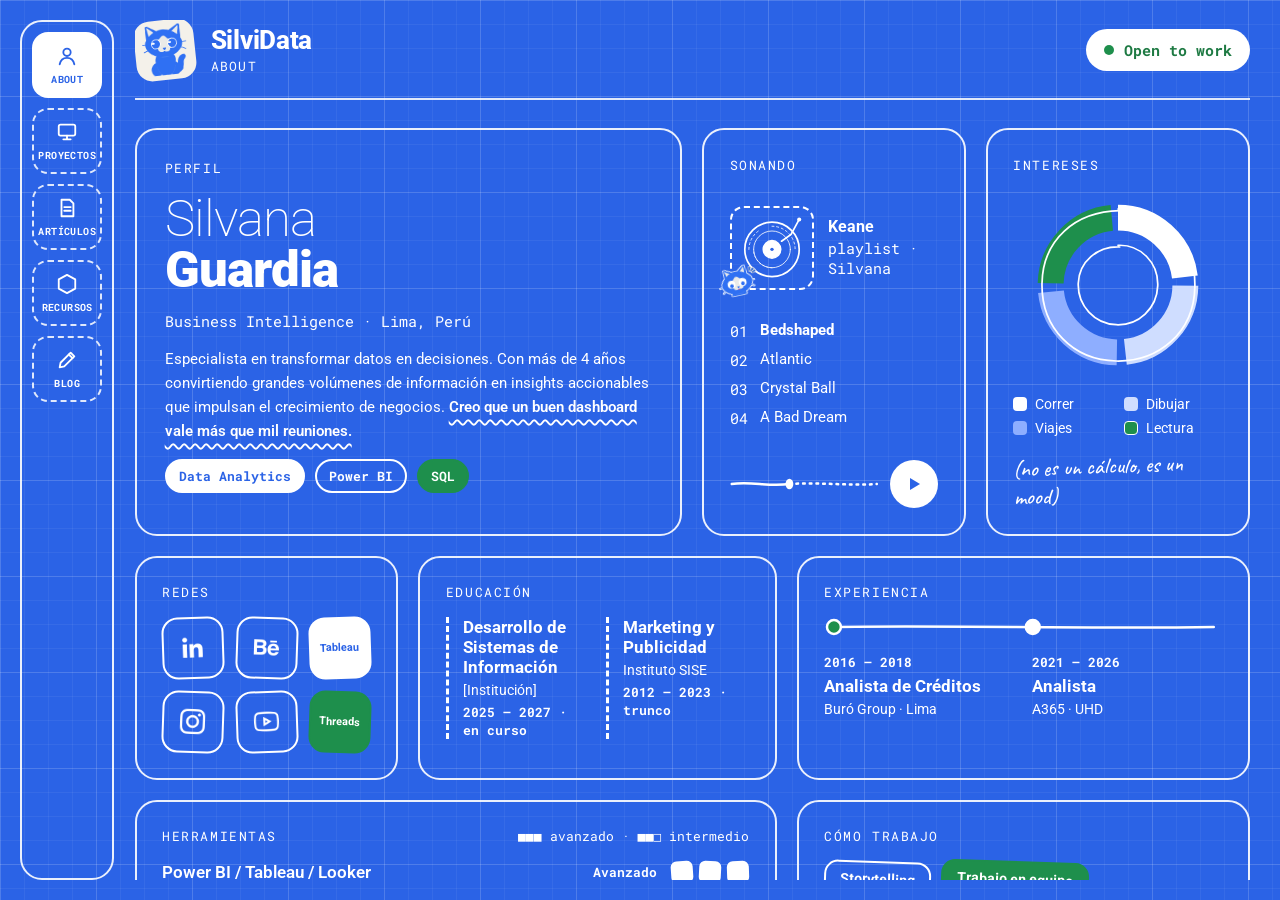
<file: index.html>
<!doctype html>
<html lang="es">
<head>
  <meta charset="utf-8">
  <meta name="viewport" content="width=device-width, initial-scale=1">
  <title>SilviData</title>
  <meta name="description" content="Portafolio de Silvana Guardia: Business Intelligence y análisis de datos en Lima, Perú.">
  <link rel="icon" href="assets/gatos/gato-avatar.png">
  <link rel="preconnect" href="https://fonts.googleapis.com">
  <link rel="preconnect" href="https://fonts.gstatic.com" crossorigin>
  <link href="https://fonts.googleapis.com/css2?family=Roboto:wght@100..900&family=Roboto+Mono:wght@400;500;700&family=Caveat:wght@500;700&display=swap" rel="stylesheet">
  <link rel="stylesheet" href="css/styles.css">
</head>
<body>
<div class="app">
  <div class="shell">

    <!-- Barra lateral -->
    <nav class="sidebar" aria-label="Secciones">
      <div class="menu">
        <a class="menu__link menu__link--activo" href="index.html" aria-current="page">
          <svg viewBox="0 0 24 24" fill="none" stroke="currentColor" stroke-width="2" stroke-linecap="round" stroke-linejoin="round" aria-hidden="true"><circle cx="12" cy="8" r="4"/><path d="M4 21 C 5 16, 8.5 14, 12 14 C 15.5 14, 19 16, 20 21"/></svg>
          <span class="menu__texto">ABOUT</span>
        </a>
        <a class="menu__link" href="proyectos.html">
          <svg viewBox="0 0 24 24" fill="none" stroke="currentColor" stroke-width="2" stroke-linecap="round" stroke-linejoin="round" aria-hidden="true"><rect x="3" y="4" width="18" height="12" rx="2"/><path d="M8 20 h8 M12 16 v4"/></svg>
          <span class="menu__texto">PROYECTOS</span>
        </a>
        <a class="menu__link" href="articulos.html">
          <svg viewBox="0 0 24 24" fill="none" stroke="currentColor" stroke-width="2" stroke-linecap="round" stroke-linejoin="round" aria-hidden="true"><path d="M6 3 h9 l4 4 v14 H6 Z"/><path d="M9 11 h7 M9 15 h7"/></svg>
          <span class="menu__texto">ARTÍCULOS</span>
        </a>
        <a class="menu__link" href="recursos.html">
          <svg viewBox="0 0 24 24" fill="none" stroke="currentColor" stroke-width="2" stroke-linecap="round" stroke-linejoin="round" aria-hidden="true"><path d="M12 2 L 21 7 V 17 L 12 22 L 3 17 V 7 Z"/></svg>
          <span class="menu__texto">RECURSOS</span>
        </a>
        <a class="menu__link" href="blog.html">
          <svg viewBox="0 0 24 24" fill="none" stroke="currentColor" stroke-width="2" stroke-linecap="round" stroke-linejoin="round" aria-hidden="true"><path d="M4 20 L 5 15 L 16 4 L 20 8 L 9 19 Z"/><path d="M14 6 L 18 10"/></svg>
          <span class="menu__texto">BLOG</span>
        </a>
      </div>
    </nav>

    <!-- Contenido -->
    <main class="contenido">

      <header class="topbar">
        <div class="marca">
          <div class="marca__avatar"><img src="assets/gatos/gato-avatar.png" alt="Gato de SilviData"></div>
          <div class="marca__texto">
            <span class="marca__nombre">SilviData</span>
            <span class="marca__seccion">ABOUT</span>
          </div>
        </div>
        <span class="estado-trabajo">Open to work</span>
      </header>

      <div class="bento">

        <!-- Perfil -->
        <section class="card card--grande col-6">
          <span class="fig">PERFIL</span>
          <h1 class="perfil__nombre"><span class="fino">Silvana</span><span class="grueso">Guardia</span></h1>
          <span class="perfil__rol">Business Intelligence · Lima, Perú</span>
          <p class="card__texto">
            Especialista en transformar datos en decisiones. Con más de 4 años convirtiendo grandes volúmenes de información en insights accionables que impulsan el crecimiento de negocios.
            <span class="subrayado-mano">Creo que un buen dashboard vale más que mil reuniones.</span>
          </p>
          <div class="fila">
            <span class="chip chip--blanco">Data Analytics</span>
            <span class="chip">Power BI</span>
            <span class="chip chip--verde">SQL</span>
          </div>
        </section>

        <!-- Música -->
        <section class="card card--repartida col-3">
          <span class="fig">SONANDO</span>
          <div class="musica__disco">
            <div class="portada">
              <svg class="portada__vinilo" viewBox="0 0 100 100" fill="none" stroke="#FFFFFF" stroke-linecap="round" role="img" aria-label="Ilustración de un disco de vinilo">
                <circle cx="50" cy="52" r="40" stroke-width="2.5"/>
                <path d="M50 18 A34 34 0 0 1 84 52" stroke-width="1.2" stroke-dasharray="3 4"/>
                <path d="M16 52 A34 34 0 0 1 30 25" stroke-width="1.2" stroke-dasharray="3 4"/>
                <circle cx="50" cy="52" r="27" stroke-width="1.2"/>
                <path d="M50 79 A27 27 0 0 1 23 52" stroke-width="1.2" stroke-dasharray="2 4"/>
                <circle cx="50" cy="52" r="13" fill="#FFFFFF" stroke-width="2"/>
                <circle cx="50" cy="52" r="2.5" fill="#2B63E6" stroke="none"/>
                <path d="M90 8 L 78 30 L 64 40" stroke-width="2.5"/>
                <circle cx="90" cy="8" r="3" fill="#FFFFFF" stroke="none"/>
              </svg>
              <img class="portada__gato" src="assets/gatos/gato-sorprendido.png" alt="">
            </div>
            <div class="marca__texto">
              <strong>Keane</strong>
              <span class="perfil__rol">playlist · Silvana</span>
            </div>
          </div>
          <ol class="musica__lista">
            <li><span class="musica__numero">01</span><strong>Bedshaped</strong></li>
            <li><span class="musica__numero">02</span>Atlantic</li>
            <li><span class="musica__numero">03</span>Crystal Ball</li>
            <li><span class="musica__numero">04</span>A Bad Dream</li>
          </ol>
          <div class="musica__controles">
            <svg class="musica__barra" viewBox="0 0 200 14" preserveAspectRatio="none" fill="none" stroke="#FFFFFF" stroke-width="2.5" stroke-linecap="round" aria-hidden="true">
              <path d="M2 7 C 30 4, 50 10, 80 7"/>
              <path d="M80 7 C 120 5, 160 9, 198 7" stroke-dasharray="3 6"/>
              <circle cx="80" cy="7" r="4" fill="#FFFFFF"/>
            </svg>
            <a class="btn-play" href="https://open.spotify.com/playlist/2A7I3FIxWbEZyjYhnAdfTz?si=f89b0c01eb9b4f2f" target="_blank" rel="noopener" aria-label="Escuchar mi playlist en Spotify">
              <svg width="18" height="18" viewBox="0 0 18 18" fill="#2B63E6" aria-hidden="true"><path d="M5 3 L 15 9 L 5 15 Z"/></svg>
            </a>
          </div>
        </section>

        <!-- Intereses -->
        <section class="card col-3">
          <span class="fig">INTERESES</span>
          <svg class="dona" viewBox="0 0 220 220" fill="none" role="img" aria-label="Dona decorativa con cuatro intereses: correr, dibujar, viajes y lectura">
            <circle cx="110" cy="110" r="78" stroke="#FFFFFF" stroke-width="30" stroke-dasharray="113 377" transform="rotate(-90 110 110)"/>
            <circle cx="110" cy="110" r="78" stroke="#CFDDFF" stroke-width="30" stroke-dasharray="113 377" stroke-dashoffset="-123" transform="rotate(-90 110 110)"/>
            <circle cx="110" cy="110" r="78" stroke="#8EAEFF" stroke-width="30" stroke-dasharray="113 377" stroke-dashoffset="-246" transform="rotate(-90 110 110)"/>
            <circle cx="110" cy="110" r="78" stroke="#1E8F4C" stroke-width="30" stroke-dasharray="113 377" stroke-dashoffset="-369" transform="rotate(-90 110 110)"/>
            <path d="M110 22 C 162 20, 200 60, 199 112 C 198 166, 156 199, 108 198 C 58 197, 21 160, 22 108 C 23 58, 60 25, 112 24" stroke="#FFFFFF" stroke-width="2" stroke-linecap="round"/>
            <path d="M110 64 C 136 63, 157 84, 156 111 C 155 137, 134 157, 108 156 C 83 155, 63 134, 64 108 C 65 83, 86 65, 112 66" stroke="#FFFFFF" stroke-width="2" stroke-linecap="round"/>
          </svg>
          <ul class="leyenda">
            <li><span class="leyenda__color color-1"></span>Correr</li>
            <li><span class="leyenda__color color-2"></span>Dibujar</li>
            <li><span class="leyenda__color color-3"></span>Viajes</li>
            <li><span class="leyenda__color color-4"></span>Lectura</li>
          </ul>
          <span class="nota-mano rot-izq sticker--derecha">(no es un cálculo, es un mood)</span>
        </section>

        <!-- Redes -->
        <section class="card col-3">
          <span class="fig">REDES</span>
          <div class="redes">
            <a class="red rot-izq" href="https://www.linkedin.com/company/103997061/admin/dashboard/" aria-label="LinkedIn" title="LinkedIn"><img src="assets/iconos/linkedin.png" alt=""></a>
            <a class="red rot-der" href="https://www.behance.net/silvanaguardia/projects" aria-label="Behance" title="Behance"><img src="assets/iconos/behance.png" alt=""></a>
            <a class="red red--blanca red--texto rot-izq" href="https://public.tableau.com/app/profile/silvana.guardia/vizzes" title="Tableau">Tableau</a>
            <a class="red rot-der" href="https://www.instagram.com/silvidata/" aria-label="Instagram" title="Instagram"><img src="assets/iconos/instagram.png" alt=""></a>
            <a class="red rot-izq" href="https://www.youtube.com/silvidata/" aria-label="YouTube" title="YouTube"><img src="assets/iconos/youtube.png" alt=""></a>
            <a class="red red--verde red--texto rot-der" href="https://www.threads.com/silvidata/" title="Threads">Threads</a>
          </div>
        </section>

        <!-- Educación -->
        <section class="card col-4">
          <span class="fig">EDUCACIÓN</span>
          <div class="dos-columnas">
            <div class="hito hito--linea">
              <span class="hito__titulo">Desarrollo de Sistemas de Información</span>
              <span class="hito__lugar">[Institución]</span>
              <span class="hito__fecha">2025 – 2027 · en curso</span>
            </div>
            <div class="hito hito--linea">
              <span class="hito__titulo">Marketing y Publicidad</span>
              <span class="hito__lugar">Instituto SISE</span>
              <span class="hito__fecha">2012 – 2023 · trunco</span>
            </div>
          </div>
        </section>

        <!-- Experiencia -->
        <section class="card col-5">
          <span class="fig">EXPERIENCIA</span>
          <svg class="linea-tiempo" viewBox="0 0 400 20" preserveAspectRatio="none" fill="none" stroke="#FFFFFF" stroke-width="2.5" stroke-linecap="round" aria-hidden="true">
            <path d="M8 10 C 120 8, 260 12, 392 10"/>
            <circle cx="10" cy="10" r="7" fill="#1E8F4C"/>
            <circle cx="210" cy="10" r="7" fill="#FFFFFF"/>
          </svg>
          <div class="dos-columnas">
            <div class="hito">
              <span class="hito__fecha">2016 – 2018</span>
              <span class="hito__titulo">Analista de Créditos</span>
              <span class="hito__lugar">Buró Group · Lima</span>
            </div>
            <div class="hito">
              <span class="hito__fecha">2021 – 2026</span>
              <span class="hito__titulo">Analista</span>
              <span class="hito__lugar">A365 · UHD</span>
            </div>
          </div>
        </section>

        <!-- Herramientas -->
        <section class="card col-7">
          <div class="fila fila--entre">
            <span class="fig">HERRAMIENTAS</span>
            <span class="nota-pie">■■■ avanzado · ■■□ intermedio</span>
          </div>
          <ul class="lista-repartida">
            <li class="herramienta">
              <span class="herramienta__nombre">Power BI / Tableau / Looker</span>
              <span class="herramienta__nivel">Avanzado
                <span class="cuadritos" aria-hidden="true"><span class="cuadrito cuadrito--lleno"></span><span class="cuadrito cuadrito--lleno"></span><span class="cuadrito cuadrito--lleno"></span></span>
              </span>
            </li>
            <li class="herramienta">
              <span class="herramienta__nombre">SQL / PostgreSQL / MySQL</span>
              <span class="herramienta__nivel">Intermedio
                <span class="cuadritos" aria-hidden="true"><span class="cuadrito cuadrito--lleno"></span><span class="cuadrito cuadrito--lleno"></span><span class="cuadrito"></span></span>
              </span>
            </li>
            <li class="herramienta">
              <span class="herramienta__nombre">Appsheet / PowerApps</span>
              <span class="herramienta__nivel">Avanzado
                <span class="cuadritos" aria-hidden="true"><span class="cuadrito cuadrito--lleno"></span><span class="cuadrito cuadrito--lleno"></span><span class="cuadrito cuadrito--lleno"></span></span>
              </span>
            </li>
            <li class="herramienta">
              <span class="herramienta__nombre">Python / R</span>
              <span class="herramienta__nivel">Intermedio
                <span class="cuadritos" aria-hidden="true"><span class="cuadrito cuadrito--lleno"></span><span class="cuadrito cuadrito--lleno"></span><span class="cuadrito"></span></span>
              </span>
            </li>
          </ul>
        </section>

        <!-- Cómo trabajo -->
        <section class="card col-5">
          <span class="fig">CÓMO TRABAJO</span>
          <div class="fila">
            <span class="estampita rot-der">Storytelling</span>
            <span class="estampita estampita--verde rot-der">Trabajo en equipo</span>
            <span class="estampita estampita--crema rot-leve">Resolución de problemas</span>
            <span class="estampita estampita--blanca rot-der">Visión de negocio</span>
          </div>
          <div class="card__acciones">
            <span class="nota-mano rot-izq">aquí trabajando →</span>
            <img class="sticker sticker--mediano" src="assets/gatos/gato-laptop.png" alt="Gato de SilviData trabajando en su laptop">
          </div>
        </section>

      </div>

      <footer class="footer">
        <span>Llegas por la curiosidad, te quedas por la historia.</span>
        <span>© 2026 SilviData · Lima, Perú</span>
      </footer>
    </main>

  </div>
</div>
</body>
</html>
</file>
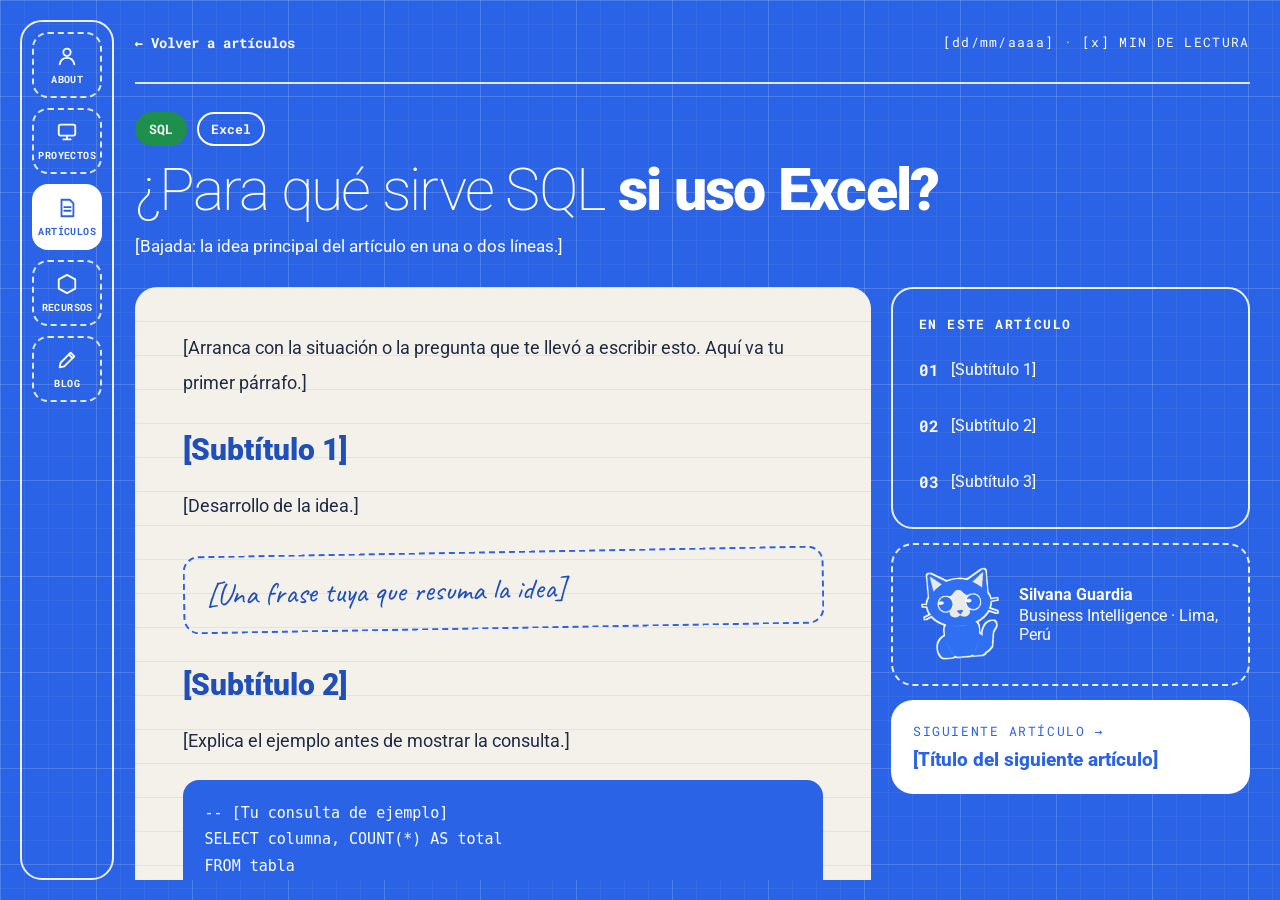
<file: articulo-sql-excel.html>
<!doctype html>
<html lang="es">
<head>
  <meta charset="utf-8">
  <meta name="viewport" content="width=device-width, initial-scale=1">
  <title>¿Para qué sirve SQL si uso Excel? · Silvana Guardia</title>
  <meta name="description" content="Artículo: para qué sirve SQL si ya trabajas con Excel.">
  <link rel="icon" href="assets/gatos/gato-avatar.png">
  <link rel="preconnect" href="https://fonts.googleapis.com">
  <link rel="preconnect" href="https://fonts.gstatic.com" crossorigin>
  <link href="https://fonts.googleapis.com/css2?family=Roboto:wght@100..900&family=Roboto+Mono:wght@400;500;700&family=Caveat:wght@500;700&display=swap" rel="stylesheet">
  <link rel="stylesheet" href="css/styles.css">
</head>
<body>
<div class="app">
  <div class="shell">

    <!-- Barra lateral -->
    <nav class="sidebar" aria-label="Secciones">
      <div class="menu">
        <a class="menu__link" href="index.html">
          <svg viewBox="0 0 24 24" fill="none" stroke="currentColor" stroke-width="2" stroke-linecap="round" stroke-linejoin="round" aria-hidden="true"><circle cx="12" cy="8" r="4"/><path d="M4 21 C 5 16, 8.5 14, 12 14 C 15.5 14, 19 16, 20 21"/></svg>
          <span class="menu__texto">ABOUT</span>
        </a>
        <a class="menu__link" href="proyectos.html">
          <svg viewBox="0 0 24 24" fill="none" stroke="currentColor" stroke-width="2" stroke-linecap="round" stroke-linejoin="round" aria-hidden="true"><rect x="3" y="4" width="18" height="12" rx="2"/><path d="M8 20 h8 M12 16 v4"/></svg>
          <span class="menu__texto">PROYECTOS</span>
        </a>
        <a class="menu__link menu__link--activo" href="articulos.html" aria-current="page">
          <svg viewBox="0 0 24 24" fill="none" stroke="currentColor" stroke-width="2" stroke-linecap="round" stroke-linejoin="round" aria-hidden="true"><path d="M6 3 h9 l4 4 v14 H6 Z"/><path d="M9 11 h7 M9 15 h7"/></svg>
          <span class="menu__texto">ARTÍCULOS</span>
        </a>
        <a class="menu__link" href="recursos.html">
          <svg viewBox="0 0 24 24" fill="none" stroke="currentColor" stroke-width="2" stroke-linecap="round" stroke-linejoin="round" aria-hidden="true"><path d="M12 2 L 21 7 V 17 L 12 22 L 3 17 V 7 Z"/></svg>
          <span class="menu__texto">RECURSOS</span>
        </a>
        <a class="menu__link" href="blog.html">
          <svg viewBox="0 0 24 24" fill="none" stroke="currentColor" stroke-width="2" stroke-linecap="round" stroke-linejoin="round" aria-hidden="true"><path d="M4 20 L 5 15 L 16 4 L 20 8 L 9 19 Z"/><path d="M14 6 L 18 10"/></svg>
          <span class="menu__texto">BLOG</span>
        </a>
      </div>
    </nav>

    <!-- Contenido -->
    <main class="contenido">

      <header class="topbar">
        <a class="volver" href="articulos.html">← Volver a artículos</a>
        <span class="meta">[dd/mm/aaaa] · [x] MIN DE LECTURA</span>
      </header>

      <div class="intro__texto">
        <div class="fila">
          <span class="chip chip--verde">SQL</span>
          <span class="chip">Excel</span>
        </div>
        <h1 class="titulo-caso"><span class="fino">¿Para qué sirve SQL</span> <span class="grueso">si uso Excel?</span></h1>
        <p class="bajada">[Bajada: la idea principal del artículo en una o dos líneas.]</p>
      </div>

      <div class="bento">

        <!-- Cuerpo del artículo -->
        <article class="hoja col-8">
          <p>[Arranca con la situación o la pregunta que te llevó a escribir esto. Aquí va tu primer párrafo.]</p>

          <h2 id="seccion-1">[Subtítulo 1]</h2>
          <p>[Desarrollo de la idea.]</p>

          <blockquote>[Una frase tuya que resuma la idea]</blockquote>

          <h2 id="seccion-2">[Subtítulo 2]</h2>
          <p>[Explica el ejemplo antes de mostrar la consulta.]</p>
<pre><code>-- [Tu consulta de ejemplo]
SELECT columna, COUNT(*) AS total
FROM tabla
GROUP BY columna;</code></pre>

          <figure class="figura">
            <div class="imagen-vacia imagen-vacia--video">[ Gráfico o captura ]</div>
            <figcaption>FIG. 01 — [Qué se ve en la imagen]</figcaption>
          </figure>

          <h2 id="seccion-3">[Subtítulo 3]</h2>
          <p>[Cierre: qué debería llevarse quien lee.]</p>

          <div class="en-corto">
            <span class="fig">EN CORTO</span>
            <p>[Resumen en 2 o 3 líneas para quien solo quiere la idea.]</p>
          </div>
        </article>

        <!-- Lateral -->
        <aside class="col-4 md-12 intro__texto">
          <nav class="card indice" aria-label="En este artículo">
            <span class="fig">EN ESTE ARTÍCULO</span>
            <a href="#seccion-1"><span>01</span>[Subtítulo 1]</a>
            <a href="#seccion-2"><span>02</span>[Subtítulo 2]</a>
            <a href="#seccion-3"><span>03</span>[Subtítulo 3]</a>
          </nav>

          <div class="card card--punteada autora">
            <img class="sticker" src="assets/gatos/gato-frente.png" alt="Gato de SilviData" width="84" height="88">
            <div class="marca__texto">
              <strong>Silvana Guardia</strong>
              <span>Business Intelligence · Lima, Perú</span>
            </div>
          </div>

          <a class="siguiente" href="articulos.html">
            <span class="fig">SIGUIENTE ARTÍCULO →</span>
            <span class="siguiente__titulo">[Título del siguiente artículo]</span>
          </a>
        </aside>

      </div>

      <footer class="footer">
        <span>SilviData · Llegas por la curiosidad, te quedas por la historia.</span>
        <span>© 2026 Silvana Guardia · Lima, Perú</span>
      </footer>
    </main>

  </div>
</div>
</body>
</html>
</file>
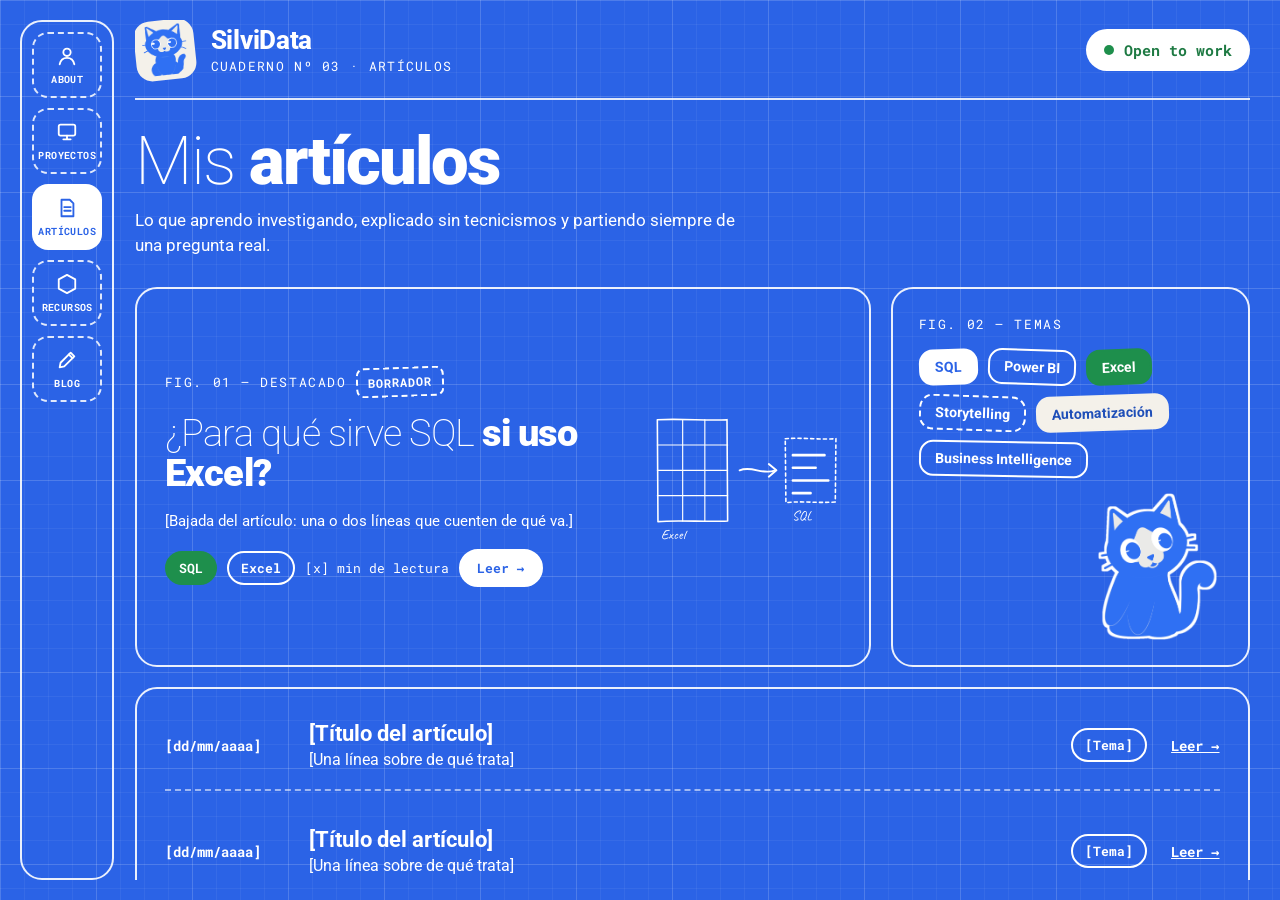
<file: articulos.html>
<!doctype html>
<html lang="es">
<head>
  <meta charset="utf-8">
  <meta name="viewport" content="width=device-width, initial-scale=1">
  <title>Artículos · Silvana Guardia</title>
  <meta name="description" content="Artículos sobre datos, SQL, Power BI y Business Intelligence explicados sin tecnicismos.">
  <link rel="icon" href="assets/gatos/gato-avatar.png">
  <link rel="preconnect" href="https://fonts.googleapis.com">
  <link rel="preconnect" href="https://fonts.gstatic.com" crossorigin>
  <link href="https://fonts.googleapis.com/css2?family=Roboto:wght@100..900&family=Roboto+Mono:wght@400;500;700&family=Caveat:wght@500;700&display=swap" rel="stylesheet">
  <link rel="stylesheet" href="css/styles.css">
</head>
<body>
<div class="app">
  <div class="shell">

    <!-- Barra lateral -->
    <nav class="sidebar" aria-label="Secciones">
      <div class="menu">
        <a class="menu__link" href="index.html">
          <svg viewBox="0 0 24 24" fill="none" stroke="currentColor" stroke-width="2" stroke-linecap="round" stroke-linejoin="round" aria-hidden="true"><circle cx="12" cy="8" r="4"/><path d="M4 21 C 5 16, 8.5 14, 12 14 C 15.5 14, 19 16, 20 21"/></svg>
          <span class="menu__texto">ABOUT</span>
        </a>
        <a class="menu__link" href="proyectos.html">
          <svg viewBox="0 0 24 24" fill="none" stroke="currentColor" stroke-width="2" stroke-linecap="round" stroke-linejoin="round" aria-hidden="true"><rect x="3" y="4" width="18" height="12" rx="2"/><path d="M8 20 h8 M12 16 v4"/></svg>
          <span class="menu__texto">PROYECTOS</span>
        </a>
        <a class="menu__link menu__link--activo" href="articulos.html" aria-current="page">
          <svg viewBox="0 0 24 24" fill="none" stroke="currentColor" stroke-width="2" stroke-linecap="round" stroke-linejoin="round" aria-hidden="true"><path d="M6 3 h9 l4 4 v14 H6 Z"/><path d="M9 11 h7 M9 15 h7"/></svg>
          <span class="menu__texto">ARTÍCULOS</span>
        </a>
        <a class="menu__link" href="recursos.html">
          <svg viewBox="0 0 24 24" fill="none" stroke="currentColor" stroke-width="2" stroke-linecap="round" stroke-linejoin="round" aria-hidden="true"><path d="M12 2 L 21 7 V 17 L 12 22 L 3 17 V 7 Z"/></svg>
          <span class="menu__texto">RECURSOS</span>
        </a>
        <a class="menu__link" href="blog.html">
          <svg viewBox="0 0 24 24" fill="none" stroke="currentColor" stroke-width="2" stroke-linecap="round" stroke-linejoin="round" aria-hidden="true"><path d="M4 20 L 5 15 L 16 4 L 20 8 L 9 19 Z"/><path d="M14 6 L 18 10"/></svg>
          <span class="menu__texto">BLOG</span>
        </a>
      </div>
    </nav>

    <!-- Contenido -->
    <main class="contenido">

      <header class="topbar">
        <div class="marca">
          <div class="marca__avatar"><img src="assets/gatos/gato-avatar.png" alt="Gato de SilviData"></div>
          <div class="marca__texto">
            <span class="marca__nombre">SilviData</span>
            <span class="marca__seccion">CUADERNO Nº 03 · ARTÍCULOS</span>
          </div>
        </div>
        <span class="estado-trabajo">Open to work</span>
      </header>

      <div class="intro__texto">
        <h1 class="titulo-pagina"><span class="fino">Mis</span> <span class="grueso">artículos</span></h1>
        <p class="bajada">Lo que aprendo investigando, explicado sin tecnicismos y partiendo siempre de una pregunta real.</p>
      </div>

      <div class="bento">

        <!-- Artículo destacado -->
        <article class="card card--grande col-8 md-12 destacado">
          <div class="destacado__texto">
            <div class="fila">
              <span class="fig">FIG. 01 — DESTACADO</span>
              <span class="sello sello--punteado rot-izq">BORRADOR</span>
            </div>
            <h2 class="destacado__titulo"><span class="fino">¿Para qué sirve SQL</span> <span class="grueso">si uso Excel?</span></h2>
            <p class="card__texto">[Bajada del artículo: una o dos líneas que cuenten de qué va.]</p>
            <div class="fila">
              <span class="chip chip--verde">SQL</span>
              <span class="chip">Excel</span>
              <span class="nota-pie">[x] min de lectura</span>
              <a class="btn btn--blanco btn--chico" href="articulo-sql-excel.html">Leer →</a>
            </div>
          </div>
          <svg class="destacado__boceto" viewBox="0 0 300 220" fill="none" stroke="#FFFFFF" stroke-width="2.5" stroke-linecap="round" stroke-linejoin="round" role="img" aria-label="Boceto: una hoja de cálculo que se convierte en una consulta SQL">
            <path d="M10 20 C 50 18, 90 22, 120 20 L 121 180 C 90 182, 40 178, 11 181 Z"/>
            <path d="M10 60 h111 M10 100 h111 M10 140 h111 M50 20 v160 M85 20 v160" stroke-width="1.8"/>
            <path d="M140 100 C 160 92, 175 108, 196 100" stroke-width="3"/>
            <path d="M186 90 L 198 100 L 186 110" stroke-width="3"/>
            <path d="M212 50 C 240 48, 270 52, 292 50 L 291 150 C 260 152, 240 148, 213 151 Z" stroke-dasharray="5 5"/>
            <path d="M224 76 h50 M224 96 h36 M224 116 h56 M224 136 h28" stroke-width="4"/>
            <text x="16" y="208" fill="#FFFFFF" stroke="none" font-family="Caveat, cursive" font-size="22">Excel</text>
            <text x="222" y="178" fill="#FFFFFF" stroke="none" font-family="Caveat, cursive" font-size="22">SQL</text>
          </svg>
        </article>

        <!-- Temas -->
        <aside class="card col-4 md-12">
          <span class="fig">FIG. 02 — TEMAS</span>
          <div class="fila">
            <a class="estampita estampita--blanca rot-izq" href="#">SQL</a>
            <a class="estampita rot-der" href="#">Power BI</a>
            <a class="estampita estampita--verde rot-izq" href="#">Excel</a>
            <a class="estampita estampita--punteada rot-der" href="#">Storytelling</a>
            <a class="estampita estampita--crema rot-izq" href="#">Automatización</a>
            <a class="estampita rot-leve" href="#">Business Intelligence</a>
          </div>
          <img class="sticker sticker--temas sticker--derecha mt-auto" src="assets/gatos/gato-sentado.png" alt="Gato de SilviData sentado">
        </aside>

        <!-- Lista de artículos -->
        <section class="card col-12 lista-renglones" aria-label="Todos los artículos">
          <article class="renglon">
            <span class="renglon__fecha">[dd/mm/aaaa]</span>
            <div class="renglon__texto">
              <h3 class="renglon__titulo">[Título del artículo]</h3>
              <span>[Una línea sobre de qué trata]</span>
            </div>
            <span class="chip">[Tema]</span>
            <a class="enlace-mono" href="articulo-sql-excel.html">Leer →</a>
          </article>
          <article class="renglon">
            <span class="renglon__fecha">[dd/mm/aaaa]</span>
            <div class="renglon__texto">
              <h3 class="renglon__titulo">[Título del artículo]</h3>
              <span>[Una línea sobre de qué trata]</span>
            </div>
            <span class="chip">[Tema]</span>
            <a class="enlace-mono" href="articulo-sql-excel.html">Leer →</a>
          </article>
          <article class="renglon">
            <span class="renglon__fecha">[dd/mm/aaaa]</span>
            <div class="renglon__texto">
              <h3 class="renglon__titulo">[Título del artículo]</h3>
              <span>[Una línea sobre de qué trata]</span>
            </div>
            <span class="chip">[Tema]</span>
            <a class="enlace-mono" href="articulo-sql-excel.html">Leer →</a>
          </article>
        </section>

      </div>

      <footer class="footer">
        <span>SilviData · Llegas por la curiosidad, te quedas por la historia.</span>
        <span>© 2026 Silvana Guardia · Lima, Perú</span>
      </footer>
    </main>

  </div>
</div>
</body>
</html>
</file>
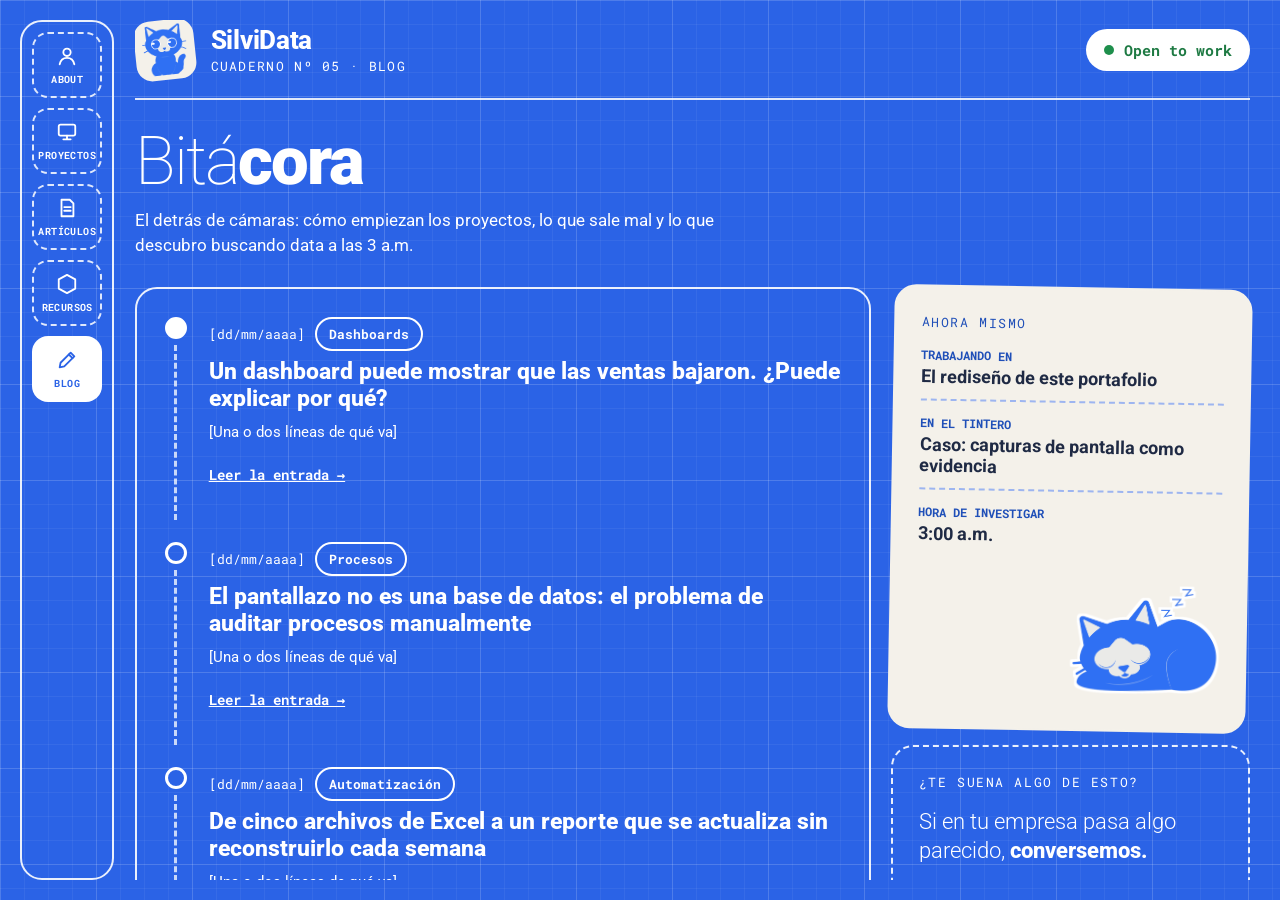
<file: blog.html>
<!doctype html>
<html lang="es">
<head>
  <meta charset="utf-8">
  <meta name="viewport" content="width=device-width, initial-scale=1">
  <title>Bitácora · Silvana Guardia</title>
  <meta name="description" content="Bitácora: el detrás de cámaras de mis proyectos de datos.">
  <link rel="icon" href="assets/gatos/gato-avatar.png">
  <link rel="preconnect" href="https://fonts.googleapis.com">
  <link rel="preconnect" href="https://fonts.gstatic.com" crossorigin>
  <link href="https://fonts.googleapis.com/css2?family=Roboto:wght@100..900&family=Roboto+Mono:wght@400;500;700&family=Caveat:wght@500;700&display=swap" rel="stylesheet">
  <link rel="stylesheet" href="css/styles.css">
</head>
<body>
<div class="app">
  <div class="shell">

    <!-- Barra lateral -->
    <nav class="sidebar" aria-label="Secciones">
      <div class="menu">
        <a class="menu__link" href="index.html">
          <svg viewBox="0 0 24 24" fill="none" stroke="currentColor" stroke-width="2" stroke-linecap="round" stroke-linejoin="round" aria-hidden="true"><circle cx="12" cy="8" r="4"/><path d="M4 21 C 5 16, 8.5 14, 12 14 C 15.5 14, 19 16, 20 21"/></svg>
          <span class="menu__texto">ABOUT</span>
        </a>
        <a class="menu__link" href="proyectos.html">
          <svg viewBox="0 0 24 24" fill="none" stroke="currentColor" stroke-width="2" stroke-linecap="round" stroke-linejoin="round" aria-hidden="true"><rect x="3" y="4" width="18" height="12" rx="2"/><path d="M8 20 h8 M12 16 v4"/></svg>
          <span class="menu__texto">PROYECTOS</span>
        </a>
        <a class="menu__link" href="articulos.html">
          <svg viewBox="0 0 24 24" fill="none" stroke="currentColor" stroke-width="2" stroke-linecap="round" stroke-linejoin="round" aria-hidden="true"><path d="M6 3 h9 l4 4 v14 H6 Z"/><path d="M9 11 h7 M9 15 h7"/></svg>
          <span class="menu__texto">ARTÍCULOS</span>
        </a>
        <a class="menu__link" href="recursos.html">
          <svg viewBox="0 0 24 24" fill="none" stroke="currentColor" stroke-width="2" stroke-linecap="round" stroke-linejoin="round" aria-hidden="true"><path d="M12 2 L 21 7 V 17 L 12 22 L 3 17 V 7 Z"/></svg>
          <span class="menu__texto">RECURSOS</span>
        </a>
        <a class="menu__link menu__link--activo" href="blog.html" aria-current="page">
          <svg viewBox="0 0 24 24" fill="none" stroke="currentColor" stroke-width="2" stroke-linecap="round" stroke-linejoin="round" aria-hidden="true"><path d="M4 20 L 5 15 L 16 4 L 20 8 L 9 19 Z"/><path d="M14 6 L 18 10"/></svg>
          <span class="menu__texto">BLOG</span>
        </a>
      </div>
    </nav>

    <!-- Contenido -->
    <main class="contenido">

      <header class="topbar">
        <div class="marca">
          <div class="marca__avatar"><img src="assets/gatos/gato-avatar.png" alt="Gato de SilviData"></div>
          <div class="marca__texto">
            <span class="marca__nombre">SilviData</span>
            <span class="marca__seccion">CUADERNO Nº 05 · BLOG</span>
          </div>
        </div>
        <span class="estado-trabajo">Open to work</span>
      </header>

      <div class="intro__texto">
        <h1 class="titulo-pagina"><span class="fino">Bitá</span><span class="grueso">cora</span></h1>
        <p class="bajada">El detrás de cámaras: cómo empiezan los proyectos, lo que sale mal y lo que descubro buscando data a las 3 a.m.</p>
      </div>

      <div class="bento">

        <!-- Línea de tiempo -->
        <section class="card card--grande col-8 md-12" aria-label="Entradas del blog">

          <article class="entrada">
            <div class="entrada__riel" aria-hidden="true"><span class="entrada__punto"></span><span class="entrada__linea"></span></div>
            <div class="entrada__cuerpo">
              <div class="fila"><span class="nota-pie">[dd/mm/aaaa]</span><span class="chip">Dashboards</span></div>
              <h2 class="entrada__titulo">Un dashboard puede mostrar que las ventas bajaron. ¿Puede explicar por qué?</h2>
              <p class="card__texto">[Una o dos líneas de qué va]</p>
              <a class="enlace-mono" href="articulo-sql-excel.html">Leer la entrada →</a>
            </div>
          </article>

          <article class="entrada">
            <div class="entrada__riel" aria-hidden="true"><span class="entrada__punto"></span><span class="entrada__linea"></span></div>
            <div class="entrada__cuerpo">
              <div class="fila"><span class="nota-pie">[dd/mm/aaaa]</span><span class="chip">Procesos</span></div>
              <h2 class="entrada__titulo">El pantallazo no es una base de datos: el problema de auditar procesos manualmente</h2>
              <p class="card__texto">[Una o dos líneas de qué va]</p>
              <a class="enlace-mono" href="articulo-sql-excel.html">Leer la entrada →</a>
            </div>
          </article>

          <article class="entrada">
            <div class="entrada__riel" aria-hidden="true"><span class="entrada__punto"></span><span class="entrada__linea"></span></div>
            <div class="entrada__cuerpo">
              <div class="fila"><span class="nota-pie">[dd/mm/aaaa]</span><span class="chip">Automatización</span></div>
              <h2 class="entrada__titulo">De cinco archivos de Excel a un reporte que se actualiza sin reconstruirlo cada semana</h2>
              <p class="card__texto">[Una o dos líneas de qué va]</p>
              <a class="enlace-mono" href="articulo-sql-excel.html">Leer la entrada →</a>
            </div>
          </article>

          <article class="entrada">
            <div class="entrada__riel" aria-hidden="true"><span class="entrada__punto"></span><span class="entrada__linea"></span></div>
            <div class="entrada__cuerpo">
              <div class="fila"><span class="nota-pie">[dd/mm/aaaa]</span><span class="chip">Calidad</span></div>
              <h2 class="entrada__titulo">Analizar el 100 % de las llamadas no significa detectar el 100 % de los errores</h2>
              <p class="card__texto">[Una o dos líneas de qué va]</p>
              <a class="enlace-mono" href="articulo-sql-excel.html">Leer la entrada →</a>
            </div>
          </article>

          <article class="entrada">
            <div class="entrada__riel" aria-hidden="true"><span class="entrada__punto"></span><span class="entrada__linea"></span></div>
            <div class="entrada__cuerpo">
              <div class="fila"><span class="nota-pie">[dd/mm/aaaa]</span><span class="chip">Calidad de datos</span></div>
              <h2 class="entrada__titulo">Antes de construir un dashboard, revisa si tus datos merecen confianza</h2>
              <p class="card__texto">[Una o dos líneas de qué va]</p>
              <a class="enlace-mono" href="articulo-sql-excel.html">Leer la entrada →</a>
            </div>
          </article>

          <article class="entrada">
            <div class="entrada__riel" aria-hidden="true"><span class="entrada__punto"></span><span class="entrada__linea"></span></div>
            <div class="entrada__cuerpo">
              <div class="fila"><span class="nota-pie">[dd/mm/aaaa]</span><span class="chip">Automatización</span></div>
              <h2 class="entrada__titulo">¿Qué procesos deberías automatizar primero en una empresa?</h2>
              <p class="card__texto">[Una o dos líneas de qué va]</p>
              <a class="enlace-mono" href="articulo-sql-excel.html">Leer la entrada →</a>
            </div>
          </article>

          <article class="entrada">
            <div class="entrada__riel" aria-hidden="true"><span class="entrada__punto"></span><span class="entrada__linea"></span></div>
            <div class="entrada__cuerpo">
              <div class="fila"><span class="nota-pie">[dd/mm/aaaa]</span><span class="chip">Métricas</span></div>
              <h2 class="entrada__titulo">Cumplir la meta no siempre significa que el negocio esté funcionando bien</h2>
              <p class="card__texto">[Una o dos líneas de qué va]</p>
              <a class="enlace-mono" href="articulo-sql-excel.html">Leer la entrada →</a>
            </div>
          </article>

          <article class="entrada">
            <div class="entrada__riel" aria-hidden="true"><span class="entrada__punto"></span><span class="entrada__linea"></span></div>
            <div class="entrada__cuerpo">
              <div class="fila"><span class="nota-pie">[dd/mm/aaaa]</span><span class="chip">Reportes</span></div>
              <h2 class="entrada__titulo">Tres reportes muestran tres resultados distintos: ¿dónde está el problema?</h2>
              <p class="card__texto">[Una o dos líneas de qué va]</p>
              <a class="enlace-mono" href="articulo-sql-excel.html">Leer la entrada →</a>
            </div>
          </article>

        </section>

        <!-- Columna lateral -->
        <div class="col-4 md-12 intro__texto">
          <aside class="card card--crema ahora rot-leve">
            <span class="fig texto-azul">AHORA MISMO</span>
            <dl>
              <div><dt>TRABAJANDO EN</dt><dd>El rediseño de este portafolio</dd></div>
              <div><dt>EN EL TINTERO</dt><dd>Caso: capturas de pantalla como evidencia</dd></div>
              <div><dt>HORA DE INVESTIGAR</dt><dd>3:00 a.m.</dd></div>
            </dl>
            <img class="sticker sticker--mediano sticker--derecha" src="assets/gatos/gato-durmiendo.png" alt="Gato de SilviData durmiendo">
          </aside>

          <aside class="card card--punteada">
            <span class="fig">¿TE SUENA ALGO DE ESTO?</span>
            <p class="pide pide--izquierda">Si en tu empresa pasa algo parecido, <strong>conversemos.</strong></p>
            <a class="btn btn--blanco alinear-inicio" href="#">Escríbeme →</a>
          </aside>
        </div>

      </div>

      <footer class="footer">
        <span>SilviData · Llegas por la curiosidad, te quedas por la historia.</span>
        <span>© 2026 Silvana Guardia · Lima, Perú</span>
      </footer>
    </main>

  </div>
</div>
</body>
</html>
</file>
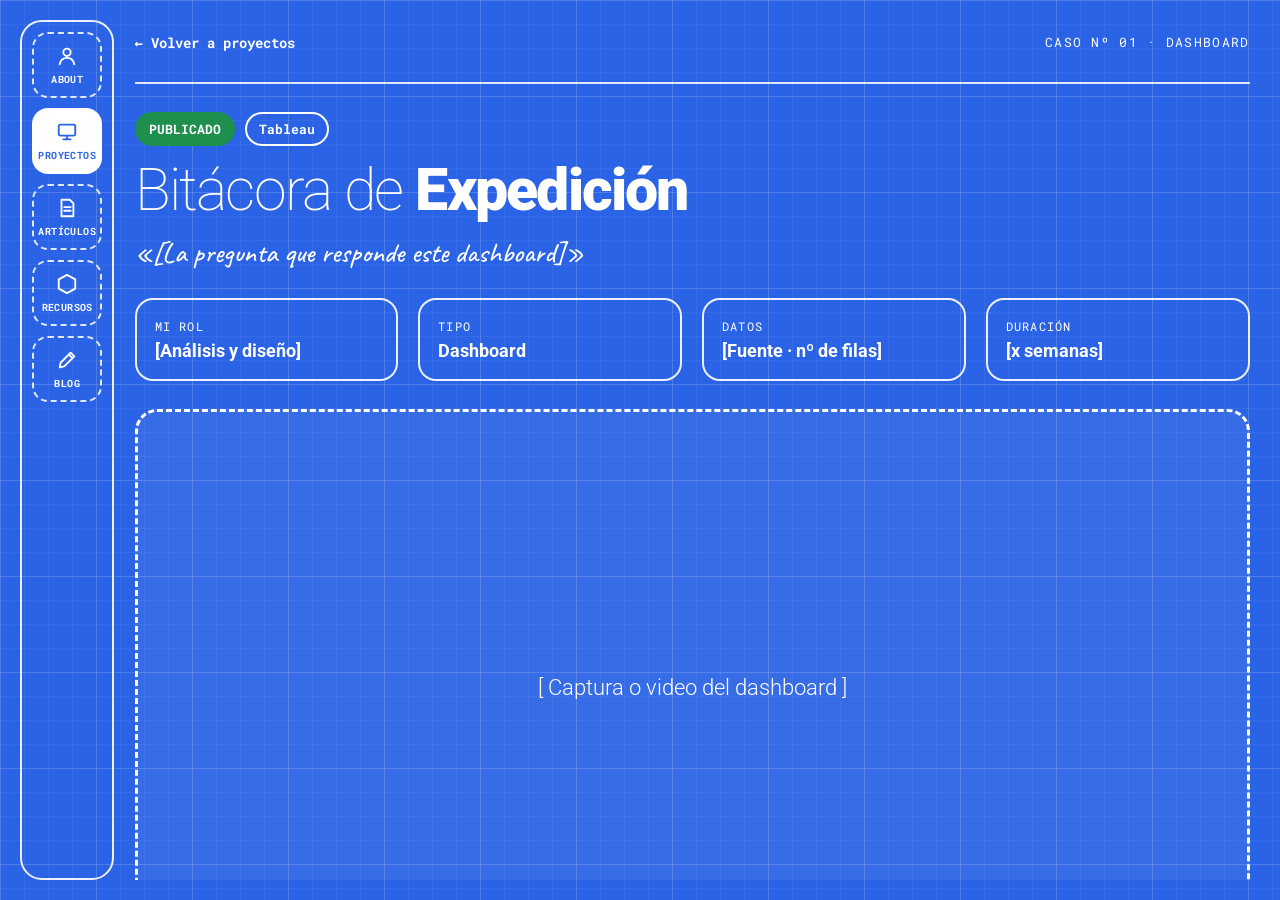
<file: proyecto-bitacora.html>
<!doctype html>
<html lang="es">
<head>
  <meta charset="utf-8">
  <meta name="viewport" content="width=device-width, initial-scale=1">
  <title>Bitácora de Expedición · Silvana Guardia</title>
  <meta name="description" content="Caso de estudio: dashboard Bitácora de Expedición en Tableau.">
  <link rel="icon" href="assets/gatos/gato-avatar.png">
  <link rel="preconnect" href="https://fonts.googleapis.com">
  <link rel="preconnect" href="https://fonts.gstatic.com" crossorigin>
  <link href="https://fonts.googleapis.com/css2?family=Roboto:wght@100..900&family=Roboto+Mono:wght@400;500;700&family=Caveat:wght@500;700&display=swap" rel="stylesheet">
  <link rel="stylesheet" href="css/styles.css">
</head>
<body>
<div class="app">
  <div class="shell">

    <!-- Barra lateral -->
    <nav class="sidebar" aria-label="Secciones">
      <div class="menu">
        <a class="menu__link" href="index.html">
          <svg viewBox="0 0 24 24" fill="none" stroke="currentColor" stroke-width="2" stroke-linecap="round" stroke-linejoin="round" aria-hidden="true"><circle cx="12" cy="8" r="4"/><path d="M4 21 C 5 16, 8.5 14, 12 14 C 15.5 14, 19 16, 20 21"/></svg>
          <span class="menu__texto">ABOUT</span>
        </a>
        <a class="menu__link menu__link--activo" href="proyectos.html" aria-current="page">
          <svg viewBox="0 0 24 24" fill="none" stroke="currentColor" stroke-width="2" stroke-linecap="round" stroke-linejoin="round" aria-hidden="true"><rect x="3" y="4" width="18" height="12" rx="2"/><path d="M8 20 h8 M12 16 v4"/></svg>
          <span class="menu__texto">PROYECTOS</span>
        </a>
        <a class="menu__link" href="articulos.html">
          <svg viewBox="0 0 24 24" fill="none" stroke="currentColor" stroke-width="2" stroke-linecap="round" stroke-linejoin="round" aria-hidden="true"><path d="M6 3 h9 l4 4 v14 H6 Z"/><path d="M9 11 h7 M9 15 h7"/></svg>
          <span class="menu__texto">ARTÍCULOS</span>
        </a>
        <a class="menu__link" href="recursos.html">
          <svg viewBox="0 0 24 24" fill="none" stroke="currentColor" stroke-width="2" stroke-linecap="round" stroke-linejoin="round" aria-hidden="true"><path d="M12 2 L 21 7 V 17 L 12 22 L 3 17 V 7 Z"/></svg>
          <span class="menu__texto">RECURSOS</span>
        </a>
        <a class="menu__link" href="blog.html">
          <svg viewBox="0 0 24 24" fill="none" stroke="currentColor" stroke-width="2" stroke-linecap="round" stroke-linejoin="round" aria-hidden="true"><path d="M4 20 L 5 15 L 16 4 L 20 8 L 9 19 Z"/><path d="M14 6 L 18 10"/></svg>
          <span class="menu__texto">BLOG</span>
        </a>
      </div>
    </nav>

    <!-- Contenido -->
    <main class="contenido">

      <header class="topbar">
        <a class="volver" href="proyectos.html">← Volver a proyectos</a>
        <span class="meta">CASO Nº 01 · DASHBOARD</span>
      </header>

      <!-- Portada del caso -->
      <div class="intro__texto">
        <div class="fila">
          <span class="chip chip--verde">PUBLICADO</span>
          <span class="chip">Tableau</span>
        </div>
        <h1 class="titulo-caso"><span class="fino">Bitácora de</span> <span class="grueso">Expedición</span></h1>
        <p class="pregunta-mano">«[La pregunta que responde este dashboard]»</p>
      </div>

      <!-- Ficha técnica -->
      <div class="bento">
        <div class="ficha col-3"><span class="ficha__etiqueta">MI ROL</span><span class="ficha__valor">[Análisis y diseño]</span></div>
        <div class="ficha col-3"><span class="ficha__etiqueta">TIPO</span><span class="ficha__valor">Dashboard</span></div>
        <div class="ficha col-3"><span class="ficha__etiqueta">DATOS</span><span class="ficha__valor">[Fuente · nº de filas]</span></div>
        <div class="ficha col-3"><span class="ficha__etiqueta">DURACIÓN</span><span class="ficha__valor">[x semanas]</span></div>
      </div>

      <!-- Imagen principal -->
      <figure class="figura">
        <div class="imagen-vacia imagen-vacia--ancha">[ Captura o video del dashboard ]</div>
        <figcaption>FIG. 01 — Vista general del dashboard</figcaption>
      </figure>

      <div class="bento">

        <!-- 01 Problema -->
        <section class="card card--grande col-6">
          <div class="seccion__cabecera">
            <span class="seccion__numero">01</span>
            <h2 class="card__titulo">El problema</h2>
          </div>
          <p class="card__texto">[Qué estaba pasando, a quién le afectaba y por qué importaba resolverlo.]</p>
          <p class="card__texto">[Qué se hacía antes y por qué no alcanzaba.]</p>
        </section>

        <!-- 02 Solución -->
        <section class="card card--grande col-6">
          <div class="seccion__cabecera">
            <span class="seccion__numero">02</span>
            <h2 class="card__titulo">La solución</h2>
          </div>
          <p class="card__texto">[Qué construiste y cómo responde al problema.]</p>
          <p class="card__texto">[Las decisiones clave: qué métricas elegiste, cómo organizaste los datos, por qué esta visualización.]</p>
        </section>

        <!-- 03 Impacto estimado -->
        <section class="card card--grande col-12">
          <div class="seccion__cabecera">
            <span class="seccion__numero">03</span>
            <h2 class="card__titulo">Impacto estimado</h2>
          </div>
          <p class="card__texto bajada">[Qué cambia si alguien usa esta solución: tiempo ahorrado, errores evitados, decisiones más rápidas.]</p>
          <div class="bento">
            <div class="cifra cifra--blanca col-4"><span class="cifra__valor">[x %]</span><span class="cifra__texto">[Qué mide esta cifra]</span></div>
            <div class="cifra cifra--verde col-4"><span class="cifra__valor">[x h]</span><span class="cifra__texto">[Qué mide esta cifra]</span></div>
            <div class="cifra cifra--crema col-4"><span class="cifra__valor">[x]</span><span class="cifra__texto">[Qué mide esta cifra]</span></div>
          </div>
          <span class="nota-pie">* Cifras estimadas. [Cómo las calculaste y con qué supuestos.]</span>
        </section>

        <!-- 04 Lecciones aprendidas -->
        <section class="card card--grande col-7">
          <div class="seccion__cabecera">
            <span class="seccion__numero">04</span>
            <h2 class="card__titulo">Lecciones aprendidas</h2>
          </div>
          <ul class="lecciones">
            <li>[Algo que salió distinto a lo que esperabas]</li>
            <li>[Algo que aprendiste de la herramienta o de los datos]</li>
            <li>[Lo que harías distinto la próxima vez]</li>
          </ul>
          <img class="sticker sticker--mediano sticker--derecha mt-auto" src="assets/gatos/gato-sorprendido.png" alt="Gato de SilviData sorprendido">
        </section>

        <!-- 05 Stack tecnológico -->
        <section class="card card--crema card--grande col-5">
          <div class="seccion__cabecera texto-azul">
            <span class="seccion__numero">05</span>
            <h2 class="card__titulo">Stack tecnológico</h2>
          </div>
          <ul class="stack">
            <li><span class="stack__nombre">Tableau</span>[Para qué la usaste aquí]</li>
            <li><span class="stack__nombre texto-azul">[Herramienta]</span>[Para qué la usaste aquí]</li>
            <li><span class="stack__nombre texto-azul">[Herramienta]</span>[Para qué la usaste aquí]</li>
          </ul>
        </section>
      </div>

      <!-- Acciones -->
      <div class="fila fila--entre">
        <div class="fila">
          <a class="btn btn--blanco" href="#" target="_blank" rel="noopener">Ver demo ↗</a>
          <a class="btn" href="#" target="_blank" rel="noopener">Repositorio en GitHub ↗</a>
        </div>
        <a class="btn btn--punteado" href="proyectos.html">Siguiente proyecto →</a>
      </div>

      <footer class="footer">
        <span>SilviData · Llegas por la curiosidad, te quedas por la historia.</span>
        <span>© 2026 Silvana Guardia · Lima, Perú</span>
      </footer>
    </main>

  </div>
</div>
</body>
</html>
</file>
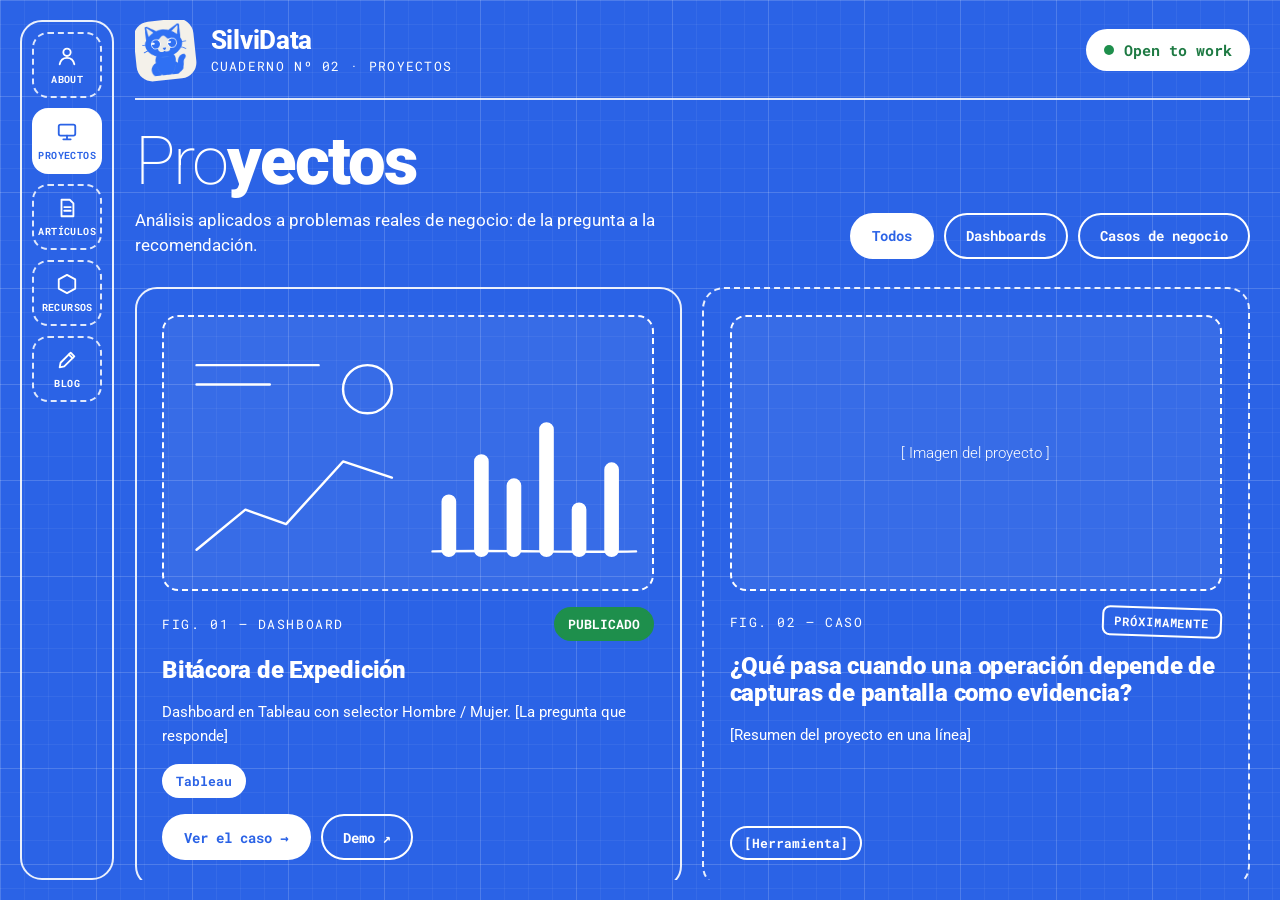
<file: proyectos.html>
<!doctype html>
<html lang="es">
<head>
  <meta charset="utf-8">
  <meta name="viewport" content="width=device-width, initial-scale=1">
  <title>Proyectos · Silvana Guardia</title>
  <meta name="description" content="Proyectos de análisis de datos aplicados a problemas reales de negocio.">
  <link rel="icon" href="assets/gatos/gato-avatar.png">
  <link rel="preconnect" href="https://fonts.googleapis.com">
  <link rel="preconnect" href="https://fonts.gstatic.com" crossorigin>
  <link href="https://fonts.googleapis.com/css2?family=Roboto:wght@100..900&family=Roboto+Mono:wght@400;500;700&family=Caveat:wght@500;700&display=swap" rel="stylesheet">
  <link rel="stylesheet" href="css/styles.css">
</head>
<body>
<div class="app">
  <div class="shell">

    <!-- Barra lateral -->
    <nav class="sidebar" aria-label="Secciones">
      <div class="menu">
        <a class="menu__link" href="index.html">
          <svg viewBox="0 0 24 24" fill="none" stroke="currentColor" stroke-width="2" stroke-linecap="round" stroke-linejoin="round" aria-hidden="true"><circle cx="12" cy="8" r="4"/><path d="M4 21 C 5 16, 8.5 14, 12 14 C 15.5 14, 19 16, 20 21"/></svg>
          <span class="menu__texto">ABOUT</span>
        </a>
        <a class="menu__link menu__link--activo" href="proyectos.html" aria-current="page">
          <svg viewBox="0 0 24 24" fill="none" stroke="currentColor" stroke-width="2" stroke-linecap="round" stroke-linejoin="round" aria-hidden="true"><rect x="3" y="4" width="18" height="12" rx="2"/><path d="M8 20 h8 M12 16 v4"/></svg>
          <span class="menu__texto">PROYECTOS</span>
        </a>
        <a class="menu__link" href="articulos.html">
          <svg viewBox="0 0 24 24" fill="none" stroke="currentColor" stroke-width="2" stroke-linecap="round" stroke-linejoin="round" aria-hidden="true"><path d="M6 3 h9 l4 4 v14 H6 Z"/><path d="M9 11 h7 M9 15 h7"/></svg>
          <span class="menu__texto">ARTÍCULOS</span>
        </a>
        <a class="menu__link" href="recursos.html">
          <svg viewBox="0 0 24 24" fill="none" stroke="currentColor" stroke-width="2" stroke-linecap="round" stroke-linejoin="round" aria-hidden="true"><path d="M12 2 L 21 7 V 17 L 12 22 L 3 17 V 7 Z"/></svg>
          <span class="menu__texto">RECURSOS</span>
        </a>
        <a class="menu__link" href="blog.html">
          <svg viewBox="0 0 24 24" fill="none" stroke="currentColor" stroke-width="2" stroke-linecap="round" stroke-linejoin="round" aria-hidden="true"><path d="M4 20 L 5 15 L 16 4 L 20 8 L 9 19 Z"/><path d="M14 6 L 18 10"/></svg>
          <span class="menu__texto">BLOG</span>
        </a>
      </div>
    </nav>

    <!-- Contenido -->
    <main class="contenido">

      <header class="topbar">
        <div class="marca">
          <div class="marca__avatar"><img src="assets/gatos/gato-avatar.png" alt="Gato de SilviData"></div>
          <div class="marca__texto">
            <span class="marca__nombre">SilviData</span>
            <span class="marca__seccion">CUADERNO Nº 02 · PROYECTOS</span>
          </div>
        </div>
        <span class="estado-trabajo">Open to work</span>
      </header>

      <div class="intro">
        <div class="intro__texto">
          <h1 class="titulo-pagina"><span class="fino">Pro</span><span class="grueso">yectos</span></h1>
          <p class="bajada">Análisis aplicados a problemas reales de negocio: de la pregunta a la recomendación.</p>
        </div>
        <div class="fila" role="group" aria-label="Filtrar proyectos">
          <button class="btn btn--activo" type="button" data-filtro="todos" aria-pressed="true">Todos</button>
          <button class="btn" type="button" data-filtro="dashboard" aria-pressed="false">Dashboards</button>
          <button class="btn" type="button" data-filtro="caso" aria-pressed="false">Casos de negocio</button>
        </div>
      </div>

      <!-- Proyectos: cada tarjeta usa la misma estructura.
           Para agregar uno, copia un <article class="proyecto"> y cambia su contenido.
           data-tipo define en qué filtro aparece: dashboard | caso -->
      <div class="bento">

        <article class="card proyecto col-4 lg-6 md-12" data-tipo="dashboard">
          <div class="proyecto__imagen">
            <svg viewBox="0 0 600 340" preserveAspectRatio="none" fill="none" stroke="#FFFFFF" stroke-width="3" stroke-linecap="round" stroke-linejoin="round" role="img" aria-label="Boceto decorativo de un dashboard">
              <path d="M40 60 h150 M40 84 h90"/>
              <path d="M40 290 L 100 240 L 150 258 L 220 180 L 280 200"/>
              <circle cx="250" cy="90" r="30"/>
              <path d="M350 290 v-60 M390 290 v-110 M430 290 v-80 M470 290 v-150 M510 290 v-50 M550 290 v-100" stroke-width="18"/>
              <path d="M330 292 C 430 290, 500 294, 580 292"/>
            </svg>
          </div>
          <div class="fila fila--entre">
            <span class="fig">FIG. 01 — DASHBOARD</span>
            <span class="chip chip--verde">PUBLICADO</span>
          </div>
          <h2 class="card__titulo">Bitácora de Expedición</h2>
          <p class="card__texto">Dashboard en Tableau con selector Hombre / Mujer. [La pregunta que responde]</p>
          <div class="fila"><span class="chip chip--blanco">Tableau</span></div>
          <div class="fila mt-auto">
            <a class="btn btn--blanco" href="proyecto-bitacora.html">Ver el caso →</a>
            <a class="btn" href="#" target="_blank" rel="noopener">Demo ↗</a>
          </div>
        </article>

        <article class="card card--punteada proyecto col-4 lg-6 md-12" data-tipo="caso">
          <div class="proyecto__imagen">[ Imagen del proyecto ]</div>
          <div class="fila fila--entre">
            <span class="fig">FIG. 02 — CASO</span>
            <span class="sello rot-der">PRÓXIMAMENTE</span>
          </div>
          <h2 class="card__titulo">¿Qué pasa cuando una operación depende de capturas de pantalla como evidencia?</h2>
          <p class="card__texto">[Resumen del proyecto en una línea]</p>
          <div class="fila mt-auto"><span class="chip">[Herramienta]</span></div>
        </article>

        <article class="card card--punteada proyecto col-4 lg-6 md-12" data-tipo="caso">
          <div class="proyecto__imagen">[ Imagen del proyecto ]</div>
          <div class="fila fila--entre">
            <span class="fig">FIG. 03 — CASO</span>
            <span class="sello rot-der">PRÓXIMAMENTE</span>
          </div>
          <h2 class="card__titulo">Control de calidad humano vs. Speech Analytics: ¿detectan los mismos problemas?</h2>
          <p class="card__texto">[Resumen del proyecto en una línea]</p>
          <div class="fila mt-auto"><span class="chip">[Herramienta]</span></div>
        </article>

        <article class="card card--punteada proyecto col-4 lg-6 md-12" data-tipo="caso">
          <div class="proyecto__imagen">[ Imagen del proyecto ]</div>
          <div class="fila fila--entre">
            <span class="fig">FIG. 04 — CASO</span>
            <span class="sello rot-der">PRÓXIMAMENTE</span>
          </div>
          <h2 class="card__titulo">¿Cómo mejorar un proceso con registros, métricas y trazabilidad?</h2>
          <p class="card__texto">[Resumen del proyecto en una línea]</p>
          <div class="fila mt-auto"><span class="chip">[Herramienta]</span></div>
        </article>

        <article class="card card--punteada proyecto col-4 lg-6 md-12" data-tipo="dashboard">
          <div class="proyecto__imagen">[ Imagen del proyecto ]</div>
          <div class="fila fila--entre">
            <span class="fig">FIG. 05 — DASHBOARD</span>
            <span class="sello rot-der">PRÓXIMAMENTE</span>
          </div>
          <h2 class="card__titulo">[Nombre del proyecto]</h2>
          <p class="card__texto">[Resumen del proyecto en una línea]</p>
          <div class="fila mt-auto"><span class="chip">[Herramienta]</span></div>
        </article>

        <article class="card card--punteada proyecto col-4 lg-6 md-12" data-tipo="caso">
          <div class="proyecto__imagen">[ Imagen del proyecto ]</div>
          <div class="fila fila--entre">
            <span class="fig">FIG. 06 — CASO</span>
            <span class="sello rot-der">PRÓXIMAMENTE</span>
          </div>
          <h2 class="card__titulo">[Nombre del proyecto]</h2>
          <p class="card__texto">[Resumen del proyecto en una línea]</p>
          <div class="fila mt-auto"><span class="chip">[Herramienta]</span></div>
        </article>

        <!-- Banner de Behance: siempre visible, ocupa todo el ancho -->
        <aside class="card card--crema col-12 behance">
          <div class="behance__texto">
            <span class="fig texto-azul">LO CREATIVO</span>
            <h2 class="destacado__titulo texto-azul"><span class="fino">Investigaciones visuales e</span> <span class="grueso">ilustración</span></h2>
            <p class="card__texto">Mis proyectos más creativos, donde mezclo datos con ilustración, viven en Behance.</p>
          </div>
          <div class="behance__acciones">
            <a class="btn btn--azul" href="#" target="_blank" rel="noopener">Ir a Behance ↗</a>
            <img class="sticker sticker--chico" src="assets/gatos/gato-brillitos.png" alt="Gato de SilviData con ojos brillantes">
          </div>
        </aside>

      </div>

      <footer class="footer">
        <span>SilviData · Llegas por la curiosidad, te quedas por la historia.</span>
        <span>© 2026 Silvana Guardia · Lima, Perú</span>
      </footer>
    </main>

  </div>
</div>
<script src="js/main.js"></script>
</body>
</html>
</file>
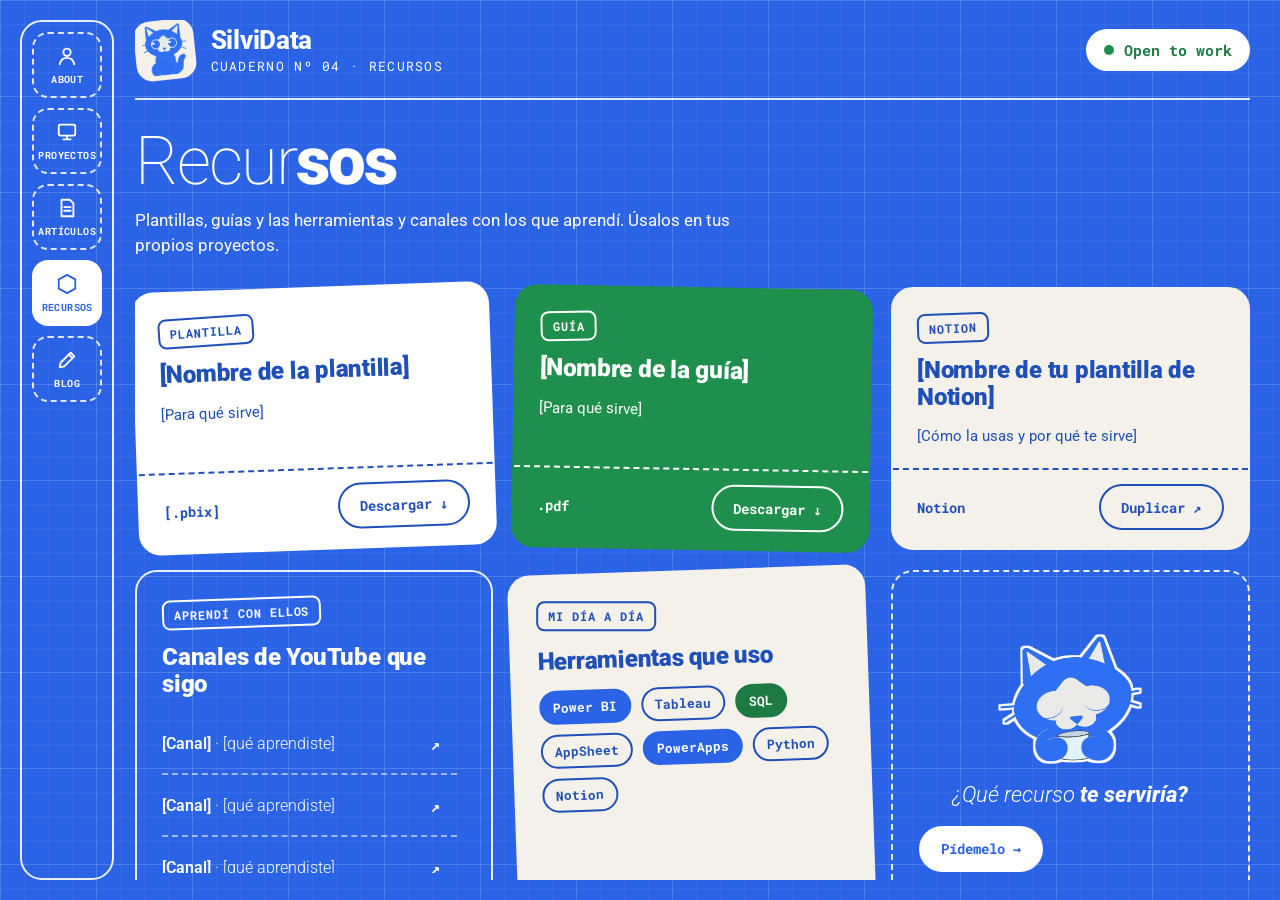
<file: recursos.html>
<!doctype html>
<html lang="es">
<head>
  <meta charset="utf-8">
  <meta name="viewport" content="width=device-width, initial-scale=1">
  <title>Recursos · Silvana Guardia</title>
  <meta name="description" content="Plantillas, guías, herramientas y canales con los que aprendí análisis de datos.">
  <link rel="icon" href="assets/gatos/gato-avatar.png">
  <link rel="preconnect" href="https://fonts.googleapis.com">
  <link rel="preconnect" href="https://fonts.gstatic.com" crossorigin>
  <link href="https://fonts.googleapis.com/css2?family=Roboto:wght@100..900&family=Roboto+Mono:wght@400;500;700&family=Caveat:wght@500;700&display=swap" rel="stylesheet">
  <link rel="stylesheet" href="css/styles.css">
</head>
<body>
<div class="app">
  <div class="shell">

    <!-- Barra lateral -->
    <nav class="sidebar" aria-label="Secciones">
      <div class="menu">
        <a class="menu__link" href="index.html">
          <svg viewBox="0 0 24 24" fill="none" stroke="currentColor" stroke-width="2" stroke-linecap="round" stroke-linejoin="round" aria-hidden="true"><circle cx="12" cy="8" r="4"/><path d="M4 21 C 5 16, 8.5 14, 12 14 C 15.5 14, 19 16, 20 21"/></svg>
          <span class="menu__texto">ABOUT</span>
        </a>
        <a class="menu__link" href="proyectos.html">
          <svg viewBox="0 0 24 24" fill="none" stroke="currentColor" stroke-width="2" stroke-linecap="round" stroke-linejoin="round" aria-hidden="true"><rect x="3" y="4" width="18" height="12" rx="2"/><path d="M8 20 h8 M12 16 v4"/></svg>
          <span class="menu__texto">PROYECTOS</span>
        </a>
        <a class="menu__link" href="articulos.html">
          <svg viewBox="0 0 24 24" fill="none" stroke="currentColor" stroke-width="2" stroke-linecap="round" stroke-linejoin="round" aria-hidden="true"><path d="M6 3 h9 l4 4 v14 H6 Z"/><path d="M9 11 h7 M9 15 h7"/></svg>
          <span class="menu__texto">ARTÍCULOS</span>
        </a>
        <a class="menu__link menu__link--activo" href="recursos.html" aria-current="page">
          <svg viewBox="0 0 24 24" fill="none" stroke="currentColor" stroke-width="2" stroke-linecap="round" stroke-linejoin="round" aria-hidden="true"><path d="M12 2 L 21 7 V 17 L 12 22 L 3 17 V 7 Z"/></svg>
          <span class="menu__texto">RECURSOS</span>
        </a>
        <a class="menu__link" href="blog.html">
          <svg viewBox="0 0 24 24" fill="none" stroke="currentColor" stroke-width="2" stroke-linecap="round" stroke-linejoin="round" aria-hidden="true"><path d="M4 20 L 5 15 L 16 4 L 20 8 L 9 19 Z"/><path d="M14 6 L 18 10"/></svg>
          <span class="menu__texto">BLOG</span>
        </a>
      </div>
    </nav>

    <!-- Contenido -->
    <main class="contenido">

      <header class="topbar">
        <div class="marca">
          <div class="marca__avatar"><img src="assets/gatos/gato-avatar.png" alt="Gato de SilviData"></div>
          <div class="marca__texto">
            <span class="marca__nombre">SilviData</span>
            <span class="marca__seccion">CUADERNO Nº 04 · RECURSOS</span>
          </div>
        </div>
        <span class="estado-trabajo">Open to work</span>
      </header>

      <div class="intro__texto">
        <h1 class="titulo-pagina"><span class="fino">Recur</span><span class="grueso">sos</span></h1>
        <p class="bajada">Plantillas, guías y las herramientas y canales con los que aprendí. Úsalos en tus propios proyectos.</p>
      </div>

      <!-- Vista principal: tarjetas -->
      <div class="bento">

        <article class="card card--blanca ticket col-4 md-6 rot-izq">
          <div class="ticket__cuerpo">
            <span class="sello rot-izq alinear-inicio">PLANTILLA</span>
            <h2 class="card__titulo">[Nombre de la plantilla]</h2>
            <p class="card__texto">[Para qué sirve]</p>
          </div>
          <div class="ticket__pie">
            <span>[.pbix]</span>
            <a class="btn" href="#">Descargar ↓</a>
          </div>
        </article>

        <article class="card card--verde ticket col-4 md-6 rot-leve">
          <div class="ticket__cuerpo">
            <span class="sello rot-izq alinear-inicio">GUÍA</span>
            <h2 class="card__titulo">[Nombre de la guía]</h2>
            <p class="card__texto">[Para qué sirve]</p>
          </div>
          <div class="ticket__pie">
            <span>.pdf</span>
            <a class="btn" href="#">Descargar ↓</a>
          </div>
        </article>

        <article class="card card--crema ticket col-4 md-6">
          <div class="ticket__cuerpo texto-azul">
            <span class="sello rot-izq alinear-inicio">NOTION</span>
            <h2 class="card__titulo">[Nombre de tu plantilla de Notion]</h2>
            <p class="card__texto">[Cómo la usas y por qué te sirve]</p>
          </div>
          <div class="ticket__pie texto-azul">
            <span>Notion</span>
            <a class="btn" href="#" target="_blank" rel="noopener">Duplicar ↗</a>
          </div>
        </article>

        <!-- Canales de YouTube -->
        <article class="card col-4 md-6">
          <span class="sello rot-izq alinear-inicio">APRENDÍ CON ELLOS</span>
          <h2 class="card__titulo">Canales de YouTube que sigo</h2>
          <ul class="lista-scroll" aria-label="Canales de YouTube">
            <li><span>[Canal] <span class="ligero">· [qué aprendiste]</span></span><a href="#" target="_blank" rel="noopener" aria-label="Ver canal">↗</a></li>
            <li><span>[Canal] <span class="ligero">· [qué aprendiste]</span></span><a href="#" target="_blank" rel="noopener" aria-label="Ver canal">↗</a></li>
            <li><span>[Canal] <span class="ligero">· [qué aprendiste]</span></span><a href="#" target="_blank" rel="noopener" aria-label="Ver canal">↗</a></li>
            <li><span>[Canal] <span class="ligero">· [qué aprendiste]</span></span><a href="#" target="_blank" rel="noopener" aria-label="Ver canal">↗</a></li>
            <li><span>[Canal] <span class="ligero">· [qué aprendiste]</span></span><a href="#" target="_blank" rel="noopener" aria-label="Ver canal">↗</a></li>
            <li><span>[Canal] <span class="ligero">· [qué aprendiste]</span></span><a href="#" target="_blank" rel="noopener" aria-label="Ver canal">↗</a></li>
          </ul>
          <span class="nota-pie">↓ desliza para ver más</span>
        </article>

        <!-- Herramientas -->
        <article class="card card--crema col-4 md-6 rot-izq">
          <span class="sello rot-der texto-azul alinear-inicio">MI DÍA A DÍA</span>
          <h2 class="card__titulo texto-azul">Herramientas que uso</h2>
          <div class="fila">
            <span class="chip chip--azul-relleno">Power BI</span>
            <span class="chip texto-azul">Tableau</span>
            <span class="chip chip--verde-relleno">SQL</span>
            <span class="chip texto-azul">AppSheet</span>
            <span class="chip chip--azul-relleno">PowerApps</span>
            <span class="chip texto-azul">Python</span>
            <span class="chip texto-azul">Notion</span>
          </div>
        </article>

        <!-- Pídemelo -->
        <article class="card card--punteada card--centrada col-4 md-6">
          <img class="sticker sticker--mediano sticker--centro" src="assets/gatos/gato-cafe.png" alt="Gato de SilviData con su café">
          <p class="pide">¿Qué recurso <strong>te serviría?</strong></p>
          <a class="btn btn--blanco alinear-inicio" href="#">Pídemelo →</a>
        </article>

      </div>

      <footer class="footer">
        <span>SilviData · Llegas por la curiosidad, te quedas por la historia.</span>
        <span>© 2026 Silvana Guardia · Lima, Perú</span>
      </footer>
    </main>

  </div>
</div>
</body>
</html>
</file>
<file: css/styles.css>
/* =========================================================
   SilviData · Portafolio
   Estética: cuaderno blueprint (azul + líneas blancas)
   ---------------------------------------------------------
   1. Variables
   2. Base
   3. Layout (app, barra lateral, contenido con scroll)
   4. Cabecera y títulos
   5. Bento (grilla)
   6. Tarjetas
   7. Etiquetas, chips y sellos
   8. Botones
   9. Componentes de páginas
  10. Footer
  11. Utilidades
  12. Responsive
  13. Ajustes y piezas extra
   ========================================================= */


/* 1. Variables ------------------------------------------- */
:root {
  --azul: #2B63E6;
  --azul-oscuro: #1F4FB8;
  --verde: #1E8F4C;
  --verde-oscuro: #1E7A43;
  --crema: #F4F1EA;
  --tinta: #1F2A44;
  --blanco: #FFFFFF;

  --linea: rgba(255, 255, 255, 0.9);
  --linea-suave: rgba(255, 255, 255, 0.55);
  --cuadricula-fuerte: rgba(255, 255, 255, 0.12);
  --cuadricula-suave: rgba(255, 255, 255, 0.05);

  --fuente: 'Roboto', system-ui, sans-serif;
  --fuente-mono: 'Roboto Mono', monospace;
  --fuente-mano: 'Caveat', cursive;

  --radio-grande: 22px;
  --radio: 16px;
  --radio-chico: 10px;
  --espacio: clamp(14px, 1.6vw, 20px);
  --relleno-card: clamp(18px, 2vw, 28px);
  --ancho-barra: 92px;
}


/* 2. Base ------------------------------------------------ */
*,
*::before,
*::after {
  box-sizing: border-box;
}

body {
  margin: 0;
  font-family: var(--fuente);
  color: var(--blanco);
  background-color: var(--azul);
  background-image:
    linear-gradient(var(--cuadricula-fuerte) 1.5px, transparent 1.5px),
    linear-gradient(90deg, var(--cuadricula-fuerte) 1.5px, transparent 1.5px),
    linear-gradient(var(--cuadricula-suave) 1px, transparent 1px),
    linear-gradient(90deg, var(--cuadricula-suave) 1px, transparent 1px);
  background-size: 96px 96px, 96px 96px, 24px 24px, 24px 24px;
}

a {
  color: inherit;
}

a:hover {
  opacity: 0.85;
}

img {
  max-width: 100%;
  display: block;
}

h1, h2, h3, p, figure, blockquote {
  margin: 0;
}

ul, ol {
  margin: 0;
  padding: 0;
  list-style: none;
}

button {
  font: inherit;
  cursor: pointer;
}

:focus-visible {
  outline: 3px solid var(--blanco);
  outline-offset: 3px;
}


/* 3. Layout ---------------------------------------------- */
.app {
  height: 100vh;
  height: 100dvh;
  padding: clamp(12px, 1.6vw, 24px);
  overflow: hidden;
}

.shell {
  max-width: 1440px;
  height: 100%;
  margin: 0 auto;
  display: flex;
  gap: clamp(14px, 1.6vw, 24px);
}

/* Barra lateral */
.sidebar {
  flex: 0 0 var(--ancho-barra);
  padding: 10px;
  border: 2px solid var(--linea);
  border-radius: var(--radio-grande);
}

.menu {
  display: flex;
  flex-direction: column;
  gap: 10px;
}

.menu__link {
  min-height: 66px;
  padding: 8px 4px;
  display: flex;
  flex-direction: column;
  align-items: center;
  justify-content: center;
  gap: 6px;
  border: 2px dashed rgba(255, 255, 255, 0.85);
  border-radius: var(--radio);
  font-family: var(--fuente-mono);
  font-size: 10px;
  font-weight: 700;
  letter-spacing: 0.04em;
  text-align: center;
  text-decoration: none;
}

.menu__link svg {
  width: 22px;
  height: 22px;
  flex-shrink: 0;
}

.menu__link--activo {
  background: var(--blanco);
  color: var(--azul);
  border-color: var(--blanco);
}

/* Contenido con scroll propio */
.contenido {
  flex: 1;
  min-width: 0;
  height: 100%;
  padding-right: 10px;
  display: flex;
  flex-direction: column;
  gap: 28px;
  overflow-y: auto;
  scrollbar-width: thin;
  scrollbar-color: var(--blanco) transparent;
}

.contenido::-webkit-scrollbar {
  width: 8px;
}

.contenido::-webkit-scrollbar-thumb {
  background: var(--blanco);
  border-radius: 8px;
}


/* 4. Cabecera y títulos ---------------------------------- */
.topbar {
  padding-bottom: 18px;
  display: flex;
  align-items: center;
  justify-content: space-between;
  flex-wrap: wrap;
  gap: 16px;
  border-bottom: 2px solid rgba(255, 255, 255, 0.85);
}

.marca {
  display: flex;
  align-items: center;
  gap: 16px;
}

.marca__avatar {
  width: 60px;
  height: 60px;
  padding: 5px;
  background: var(--crema);
  border-radius: var(--radio);
  transform: rotate(-6deg);
}

.marca__avatar img {
  width: 100%;
  height: 100%;
  object-fit: contain;
}

.marca__texto {
  display: flex;
  flex-direction: column;
  gap: 2px;
}

.marca__nombre {
  font-size: 26px;
  font-weight: 800;
  letter-spacing: -0.01em;
}

.marca__seccion {
  font-family: var(--fuente-mono);
  font-size: 13px;
  letter-spacing: 0.1em;
}

.volver {
  min-height: 44px;
  display: inline-flex;
  align-items: center;
  font-family: var(--fuente-mono);
  font-size: 14px;
  font-weight: 700;
  text-decoration: none;
}

.meta {
  font-family: var(--fuente-mono);
  font-size: 13px;
  letter-spacing: 0.1em;
}

.estado-trabajo {
  padding: 11px 18px;
  display: inline-flex;
  align-items: center;
  gap: 10px;
  background: var(--blanco);
  color: var(--verde-oscuro);
  border-radius: 999px;
  font-family: var(--fuente-mono);
  font-size: 15px;
  font-weight: 700;
}

.estado-trabajo::before {
  content: "";
  width: 10px;
  height: 10px;
  background: var(--verde);
  border-radius: 50%;
}

.intro {
  display: flex;
  flex-wrap: wrap;
  align-items: flex-end;
  justify-content: space-between;
  gap: 24px;
}

.intro__texto {
  display: flex;
  flex-direction: column;
  gap: 14px;
}

.titulo-pagina {
  font-size: clamp(44px, 5.2vw, 72px);
  line-height: 1;
  letter-spacing: -0.03em;
}

.titulo-caso {
  font-size: clamp(34px, 4.6vw, 66px);
  line-height: 1.02;
  letter-spacing: -0.03em;
}

.fino {
  font-weight: 150;
}

.grueso {
  font-weight: 900;
}

.bajada {
  max-width: 620px;
  font-size: clamp(16px, 1.3vw, 19px);
  line-height: 1.5;
}

.pregunta-mano {
  font-family: var(--fuente-mano);
  font-size: clamp(24px, 2.2vw, 30px);
  font-weight: 500;
}


/* 5. Bento ----------------------------------------------- */
.bento {
  display: grid;
  grid-template-columns: repeat(12, minmax(0, 1fr));
  gap: var(--espacio);
}

.col-3  { grid-column: span 3; }
.col-4  { grid-column: span 4; }
.col-5  { grid-column: span 5; }
.col-6  { grid-column: span 6; }
.col-7  { grid-column: span 7; }
.col-8  { grid-column: span 8; }
.col-12 { grid-column: span 12; }


/* 6. Tarjetas -------------------------------------------- */
.card {
  min-width: 0;
  padding: var(--relleno-card);
  overflow-wrap: break-word;
  display: flex;
  flex-direction: column;
  gap: 16px;
  border: 2px solid var(--linea);
  border-radius: var(--radio-grande);
}

.card--grande {
  padding: clamp(20px, 2.2vw, 32px);
}

.card--punteada {
  border-style: dashed;
}

.card--crema {
  background: var(--crema);
  color: var(--tinta);
  border-color: var(--crema);
}

.card--blanca {
  background: var(--blanco);
  color: var(--azul-oscuro);
  border-color: var(--blanco);
}

.card--verde {
  background: var(--verde);
  border-color: var(--verde);
}

.card__titulo {
  font-size: clamp(21px, 1.9vw, 28px);
  font-weight: 900;
  line-height: 1.1;
  letter-spacing: -0.01em;
}

.card__texto {
  font-size: clamp(15px, 1.15vw, 17px);
  line-height: 1.6;
}

.card__acciones {
  margin-top: auto;
  display: flex;
  flex-wrap: wrap;
  align-items: flex-end;
  justify-content: space-between;
  gap: 12px;
}

.texto-azul {
  color: var(--azul-oscuro);
}


/* 7. Etiquetas, chips y sellos --------------------------- */
.fig {
  font-family: var(--fuente-mono);
  font-size: 13px;
  letter-spacing: 0.12em;
}

.fila {
  display: flex;
  flex-wrap: wrap;
  align-items: center;
  gap: 10px;
}

.fila--entre {
  justify-content: space-between;
}

.chip {
  padding: 6px 12px;
  border: 2px solid currentColor;
  border-radius: 999px;
  font-family: var(--fuente-mono);
  font-size: 13px;
  font-weight: 700;
}

.chip--blanco {
  background: var(--blanco);
  color: var(--azul);
  border-color: var(--blanco);
}

.chip--verde {
  background: var(--verde);
  border-color: var(--verde);
}

/* Estampitas: etiquetas inclinadas */
.estampita {
  padding: 8px 14px;
  border: 2px solid var(--blanco);
  border-radius: 14px;
  font-size: clamp(14px, 1.1vw, 16px);
  font-weight: 700;
  text-decoration: none;
}

.estampita--blanca  { background: var(--blanco); color: var(--azul); }
.estampita--verde   { background: var(--verde); border-color: var(--verde); }
.estampita--crema   { background: var(--crema); color: var(--azul-oscuro); border-color: var(--crema); }
.estampita--punteada { border-style: dashed; }

.sello {
  padding: 5px 10px;
  border: 2px solid currentColor;
  border-radius: 8px;
  font-family: var(--fuente-mono);
  font-size: 12px;
  font-weight: 700;
  letter-spacing: 0.08em;
}

.sello--punteado {
  border-style: dashed;
}

.sello--esquina {
  position: absolute;
  top: 18px;
  right: 18px;
}

.nota-mano {
  font-family: var(--fuente-mano);
  font-size: 22px;
  font-weight: 500;
}


/* 8. Botones --------------------------------------------- */
.btn {
  min-height: 46px;
  padding: 0 20px;
  display: inline-flex;
  align-items: center;
  border: 2px solid var(--blanco);
  border-radius: 999px;
  background: transparent;
  color: var(--blanco);
  font-family: var(--fuente-mono);
  font-size: 14px;
  font-weight: 700;
  text-decoration: none;
}

.btn--blanco {
  background: var(--blanco);
  color: var(--azul);
}

.btn--azul {
  background: var(--azul);
  color: var(--blanco);
  border-color: var(--azul);
}

.btn--borde-azul {
  color: var(--azul-oscuro);
  border-color: var(--azul-oscuro);
}

.btn--punteado {
  border-style: dashed;
}

.btn--activo {
  background: var(--blanco);
  color: var(--azul);
}


/* 9. Componentes de páginas ------------------------------ */

/* Stickers del gato */
.sticker {
  object-fit: contain;
}

.sticker--chico   { width: 120px; height: 120px; }
.sticker--mediano { width: 150px; height: 130px; }

.sticker--derecha {
  align-self: flex-end;
}

.sticker--centro {
  align-self: center;
}

/* About: perfil */
.perfil__nombre {
  font-size: clamp(40px, 4vw, 56px);
  line-height: 1;
  letter-spacing: -0.02em;
  display: flex;
  flex-direction: column;
}

.perfil__rol {
  font-family: var(--fuente-mono);
  font-size: 15px;
}

.subrayado-mano {
  font-weight: 600;
  text-decoration: underline wavy var(--blanco);
  text-decoration-thickness: 2px;
  text-underline-offset: 7px;
}

/* About: música */
.musica__disco {
  display: flex;
  align-items: center;
  gap: 14px;
}

.musica__portada {
  width: 84px;
  height: 84px;
  flex-shrink: 0;
  display: flex;
  align-items: center;
  justify-content: center;
  border: 2px dashed var(--blanco);
  border-radius: 14px;
  font-family: var(--fuente-mono);
  font-size: 11px;
}

.musica__lista {
  display: flex;
  flex-direction: column;
  gap: 9px;
  font-size: 15px;
}

.musica__lista li {
  display: flex;
  gap: 12px;
}

.musica__numero {
  font-family: var(--fuente-mono);
}

.musica__controles {
  margin-top: auto;
  display: flex;
  align-items: center;
  gap: 12px;
}

.musica__barra {
  flex: 1;
  height: 14px;
}

.btn-play {
  width: 48px;
  height: 48px;
  flex-shrink: 0;
  display: flex;
  align-items: center;
  justify-content: center;
  background: var(--blanco);
  border-radius: 50%;
}

/* About: intereses */
.dona {
  width: 190px;
  height: 190px;
  align-self: center;
}

.leyenda {
  display: grid;
  grid-template-columns: repeat(2, minmax(0, 1fr));
  gap: 8px 12px;
  font-size: 14px;
}

.leyenda li {
  display: flex;
  align-items: center;
  gap: 8px;
}

.leyenda__color {
  width: 14px;
  height: 14px;
  border-radius: 4px;
}

.color-1 { background: var(--blanco); }
.color-2 { background: #CFDDFF; }
.color-3 { background: #8EAEFF; }
.color-4 { background: var(--verde); border: 1.5px solid var(--blanco); }

/* About: redes */
.redes {
  display: grid;
  grid-template-columns: repeat(3, minmax(0, 1fr));
  gap: 12px;
}

.red {
  aspect-ratio: 1 / 1;
  min-height: 48px;
  display: flex;
  align-items: center;
  justify-content: center;
  border: 2px solid var(--blanco);
  border-radius: var(--radio);
  font-family: var(--fuente-mono);
  font-size: 13px;
  font-weight: 700;
  text-decoration: none;
}

.red--texto {
  padding: 4px;
  font-family: var(--fuente);
  font-size: clamp(10px, 0.85vw, 12px);
  letter-spacing: 0;
  text-align: center;
}

.red img {
  width: 44%;
  height: 44%;
  object-fit: contain;
}

.red--blanca { background: var(--blanco); color: var(--azul); }
.red--verde  { background: var(--verde); border-color: var(--verde); }

/* About: educación y experiencia */
.dos-columnas {
  display: grid;
  grid-template-columns: repeat(2, minmax(0, 1fr));
  gap: 18px;
}

.hito {
  display: flex;
  flex-direction: column;
  gap: 5px;
}

.hito--linea {
  padding-left: 14px;
  border-left: 3px dashed var(--blanco);
}

.hito__titulo {
  font-size: 17px;
  font-weight: 700;
}

.hito__lugar {
  font-size: 14px;
}

.hito__fecha {
  font-family: var(--fuente-mono);
  font-size: 13px;
  font-weight: 700;
}

.linea-tiempo {
  width: 100%;
  height: 20px;
}

/* About: herramientas */
.herramienta {
  padding-bottom: 14px;
  display: flex;
  flex-wrap: wrap;
  align-items: center;
  justify-content: space-between;
  gap: 16px;
  border-bottom: 2px dashed var(--linea-suave);
}

.herramienta__nombre {
  font-size: 17px;
  font-weight: 600;
}

.herramienta__nivel {
  display: flex;
  align-items: center;
  gap: 14px;
  font-family: var(--fuente-mono);
  font-size: 13px;
  font-weight: 700;
}

.cuadritos {
  display: flex;
  gap: 6px;
}

.cuadrito {
  width: 22px;
  height: 22px;
  border: 2px solid var(--blanco);
  border-radius: 6px;
}

.cuadrito:nth-child(1) { transform: rotate(-4deg); }
.cuadrito:nth-child(2) { transform: rotate(3deg); }
.cuadrito:nth-child(3) { transform: rotate(-2deg); }

.cuadrito--lleno {
  background: var(--blanco);
}

/* Proyectos: casos próximos */
.caso {
  position: relative;
}

.caso__titulo {
  margin-top: 10px;
  font-size: clamp(19px, 1.6vw, 23px);
  font-weight: 800;
  line-height: 1.2;
}

.caso__pasos {
  display: flex;
  flex-direction: column;
  gap: 8px;
  font-size: 15px;
}

.caso__pasos li {
  display: flex;
  gap: 10px;
}

.caso__paso {
  flex: 0 0 120px;
  font-family: var(--fuente-mono);
  font-weight: 700;
}

.oculto {
  display: none;
}

/* Proyecto abierto */
.ficha {
  padding: 18px;
  display: flex;
  flex-direction: column;
  gap: 6px;
  border: 2px solid var(--linea);
  border-radius: 18px;
}

.ficha__etiqueta {
  font-family: var(--fuente-mono);
  font-size: 12px;
  letter-spacing: 0.1em;
}

.ficha__valor {
  font-size: 18px;
  font-weight: 700;
}

.imagen-vacia {
  display: flex;
  align-items: center;
  justify-content: center;
  border: 3px dashed var(--blanco);
  border-radius: var(--radio-grande);
  background: rgba(255, 255, 255, 0.06);
  font-size: 22px;
  font-weight: 300;
}

.imagen-vacia--ancha {
  aspect-ratio: 16 / 8;
}

.imagen-vacia--video {
  aspect-ratio: 16 / 9;
  font-size: 18px;
}

.figura {
  display: flex;
  flex-direction: column;
  gap: 10px;
}

.figura figcaption {
  font-family: var(--fuente-mono);
  font-size: 13px;
}

.seccion__cabecera {
  display: flex;
  flex-wrap: wrap;
  align-items: baseline;
  gap: 16px;
}

.seccion__numero {
  font-size: clamp(40px, 3.8vw, 56px);
  font-weight: 100;
  line-height: 1;
}

.cifra {
  padding: 22px;
  display: flex;
  flex-direction: column;
  gap: 8px;
  border-radius: 18px;
}

.cifra__valor {
  font-size: clamp(34px, 3.3vw, 48px);
  font-weight: 900;
  line-height: 1;
}

.cifra__texto {
  font-size: 16px;
  line-height: 1.45;
}

.cifra--blanca { background: var(--blanco); color: var(--tinta); transform: rotate(-1deg); }
.cifra--blanca .cifra__valor { color: var(--azul); }
.cifra--verde  { background: var(--verde); transform: rotate(1deg); }
.cifra--crema  { background: var(--crema); color: var(--tinta); transform: rotate(-0.5deg); }
.cifra--crema .cifra__valor { color: var(--azul-oscuro); }

.nota-pie {
  font-family: var(--fuente-mono);
  font-size: 13px;
}

.lecciones {
  display: flex;
  flex-direction: column;
  gap: 12px;
}

.lecciones li {
  padding-bottom: 12px;
  display: flex;
  gap: 14px;
  font-size: 17px;
  line-height: 1.6;
  border-bottom: 2px dashed var(--linea-suave);
}

.lecciones li:last-child {
  border-bottom: 0;
}

.lecciones li::before {
  content: "→";
  font-family: var(--fuente-mono);
  font-weight: 700;
}

.stack {
  display: flex;
  flex-direction: column;
  gap: 10px;
}

.stack li {
  padding: 10px 12px;
  display: flex;
  flex-direction: column;
  gap: 4px;
  border: 2px solid var(--azul-oscuro);
  border-radius: 14px;
  font-size: 15px;
}

.stack li:first-child {
  background: var(--azul);
  color: var(--blanco);
  border-color: var(--azul);
  transform: rotate(-1deg);
}

.stack li:nth-child(3n) {
  border-style: dashed;
}

.stack__nombre {
  font-size: 18px;
  font-weight: 800;
}

/* Artículos */
.destacado {
  display: flex;
  flex-wrap: wrap;
  align-items: center;
  gap: 28px;
}

.destacado__texto {
  flex: 1 1 320px;
  min-width: 0;
  display: flex;
  flex-direction: column;
  gap: 16px;
}

.destacado__titulo {
  font-size: clamp(28px, 3vw, 44px);
  line-height: 1.05;
  letter-spacing: -0.02em;
}

.destacado__boceto {
  flex: 0 1 190px;
  max-width: 190px;
}

.lista-renglones {
  padding: 12px 28px 20px;
}

.renglon {
  padding: 20px 0;
  display: flex;
  flex-wrap: wrap;
  align-items: center;
  gap: 24px;
  border-bottom: 2px dashed var(--linea-suave);
}

.renglon__fecha {
  flex: 0 0 120px;
  font-family: var(--fuente-mono);
  font-size: 14px;
  font-weight: 700;
}

.renglon__texto {
  flex: 1 1 280px;
  min-width: 0;
  display: flex;
  flex-direction: column;
  gap: 4px;
}

.renglon__titulo {
  font-size: 22px;
  font-weight: 700;
}

.enlace-mono {
  min-height: 44px;
  display: inline-flex;
  align-items: center;
  font-family: var(--fuente-mono);
  font-size: 14px;
  font-weight: 700;
}

/* Artículo abierto: hoja de cuaderno */
.hoja {
  padding: 44px 48px;
  display: flex;
  flex-direction: column;
  gap: 22px;
  background-color: var(--crema);
  background-image: linear-gradient(rgba(43, 99, 230, 0.1) 1px, transparent 1px);
  background-size: 100% 34px;
  color: var(--tinta);
  border-radius: var(--radio-grande);
}

.hoja p {
  font-size: 18px;
  line-height: 1.9;
}

.hoja h2 {
  margin-top: 10px;
  font-size: 30px;
  font-weight: 900;
  color: var(--azul-oscuro);
}

.hoja blockquote {
  margin: 6px 0;
  padding: 18px 22px;
  border: 2px dashed var(--azul);
  border-radius: var(--radio);
  font-family: var(--fuente-mano);
  font-size: 30px;
  line-height: 1.25;
  color: var(--azul-oscuro);
  transform: rotate(-1deg);
}

.hoja pre {
  margin: 0;
  padding: 20px 22px;
  overflow-x: auto;
  background: var(--azul);
  color: var(--blanco);
  border-radius: var(--radio);
  font-family: var(--fuente-mono);
  font-size: 15px;
  line-height: 1.7;
}

.hoja .imagen-vacia {
  color: var(--azul-oscuro);
  border-color: var(--azul);
  border-width: 2px;
  background: transparent;
}

.hoja figcaption {
  color: #3A4256;
}

.en-corto {
  padding: 20px 22px;
  display: flex;
  flex-direction: column;
  gap: 8px;
  background: var(--azul);
  color: var(--blanco);
  border-radius: var(--radio);
}

.en-corto p {
  font-size: 17px;
  line-height: 1.6;
}

.indice a {
  min-height: 40px;
  display: flex;
  align-items: center;
  gap: 12px;
  font-size: 16px;
  text-decoration: none;
}

.indice span {
  font-family: var(--fuente-mono);
  font-weight: 700;
}

.autora {
  flex-direction: row;
  align-items: center;
}

.siguiente {
  padding: 22px;
  display: flex;
  flex-direction: column;
  gap: 8px;
  background: var(--blanco);
  color: var(--azul);
  border-radius: var(--radio-grande);
  text-decoration: none;
}

.siguiente__titulo {
  font-size: 19px;
  font-weight: 800;
  line-height: 1.25;
}

/* Recursos: tickets */
.ticket {
  padding: 0;
  gap: 0;
  justify-content: space-between;
}

.ticket__cuerpo {
  padding: 24px 24px 20px;
  display: flex;
  flex-direction: column;
  gap: 14px;
}

.ticket__pie {
  padding: 14px 24px 18px;
  display: flex;
  align-items: center;
  justify-content: space-between;
  gap: 12px;
  border-top: 2px dashed currentColor;
  font-family: var(--fuente-mono);
  font-size: 14px;
  font-weight: 700;
}

.ticket .btn {
  color: inherit;
  border-color: currentColor;
}

.lista-scroll {
  max-height: 160px;
  padding-right: 8px;
  overflow-y: auto;
  scrollbar-width: thin;
  scrollbar-color: var(--blanco) transparent;
}

.lista-scroll li {
  padding: 8px 0;
  display: flex;
  align-items: center;
  justify-content: space-between;
  gap: 12px;
  border-bottom: 2px dashed var(--linea-suave);
  font-size: 16px;
  font-weight: 600;
}

.lista-scroll a {
  min-width: 44px;
  min-height: 44px;
  display: inline-flex;
  align-items: center;
  justify-content: center;
  font-family: var(--fuente-mono);
  font-weight: 700;
  text-decoration: none;
}

.ligero {
  font-weight: 300;
}

.panel-herramientas {
  padding: 32px;
  display: flex;
  flex-direction: column;
  gap: 24px;
  background: var(--crema);
  color: var(--tinta);
  border-radius: var(--radio-grande);
}

.panel-herramientas__grilla {
  display: grid;
  grid-template-columns: repeat(auto-fill, minmax(260px, 1fr));
  gap: 18px;
}

.uso {
  padding: 20px;
  display: flex;
  flex-direction: column;
  gap: 10px;
  border-radius: 18px;
}

.uso__titulo {
  font-size: 24px;
  font-weight: 900;
}

.uso:nth-child(3n + 1) { background: var(--azul); color: var(--blanco); transform: rotate(-1deg); }
.uso:nth-child(3n + 2) { background: var(--blanco); border: 2px solid var(--azul-oscuro); }
.uso:nth-child(3n)     { background: var(--verde-oscuro); color: var(--blanco); transform: rotate(1deg); }

/* Blog: línea de tiempo */
.entrada {
  display: flex;
  gap: 22px;
}

.entrada__riel {
  flex: 0 0 22px;
  display: flex;
  flex-direction: column;
  align-items: center;
}

.entrada__punto {
  width: 22px;
  height: 22px;
  border: 3px solid var(--blanco);
  border-radius: 50%;
}

.entrada:first-child .entrada__punto {
  background: var(--blanco);
}

.entrada__linea {
  flex: 1;
  margin: 6px 0;
  border-left: 3px dashed rgba(255, 255, 255, 0.75);
}

.entrada__cuerpo {
  flex: 1;
  min-width: 0;
  padding-bottom: 30px;
  display: flex;
  flex-direction: column;
  gap: 8px;
}

.entrada__titulo {
  font-size: clamp(20px, 1.8vw, 26px);
  font-weight: 800;
  line-height: 1.15;
}

.ahora dl {
  margin: 0;
  display: flex;
  flex-direction: column;
  gap: 14px;
}

.ahora dl div {
  padding-bottom: 12px;
  display: flex;
  flex-direction: column;
  gap: 3px;
  border-bottom: 2px dashed #9DB5F0;
}

.ahora dl div:last-child {
  border-bottom: 0;
}

.ahora dt {
  font-family: var(--fuente-mono);
  font-size: 12px;
  font-weight: 700;
  color: var(--azul-oscuro);
}

.ahora dd {
  margin: 0;
  font-size: 18px;
  font-weight: 700;
}


/* 10. Footer --------------------------------------------- */
.footer {
  padding-top: 18px;
  display: flex;
  flex-wrap: wrap;
  align-items: center;
  justify-content: space-between;
  gap: 12px;
  border-top: 2px dashed rgba(255, 255, 255, 0.85);
  font-family: var(--fuente-mono);
  font-size: 13px;
}


/* 11. Utilidades ----------------------------------------- */
.rot-izq   { transform: rotate(-2deg); }
.rot-der   { transform: rotate(2deg); }
.rot-leve  { transform: rotate(1deg); }

.mt-auto { margin-top: auto; }

.visualmente-oculto {
  position: absolute;
  width: 1px;
  height: 1px;
  overflow: hidden;
  clip: rect(0 0 0 0);
  white-space: nowrap;
}


/* 12. Responsive ----------------------------------------
   lg: laptops (≤ 1280px) · md: tablets (≤ 1024px)
   sm: celulares (≤ 720px) · xs: celulares chicos (≤ 420px)
   Las clases lg-*, md-* cambian el ancho de una tarjeta solo
   en ese tamaño de pantalla. */

@media (max-width: 1280px) {
  .lg-4  { grid-column: span 4; }
  .lg-6  { grid-column: span 6; }
  .lg-8  { grid-column: span 8; }
  .lg-12 { grid-column: span 12; }
}

@media (max-width: 1024px) {
  :root { --ancho-barra: 80px; }

  .col-3 { grid-column: span 6; }
  .col-4,
  .col-5,
  .col-6,
  .col-7,
  .col-8 { grid-column: span 12; }

  .md-6  { grid-column: span 6; }
  .md-12 { grid-column: span 12; }

  .menu__link { min-height: 60px; font-size: 9px; }
}

@media (max-width: 720px) {
  .app {
    height: auto;
    overflow: visible;
    padding: 0 12px 16px;
  }

  .shell {
    height: auto;
    flex-direction: column;
  }

  /* Menú de celular: una sola fila de íconos, pegada arriba */
  .sidebar {
    position: sticky;
    top: 0;
    z-index: 10;
    flex: none;
    margin: 0 -12px;
    padding: 8px 12px;
    background: var(--azul);
    border: 0;
    border-bottom: 2px solid var(--linea);
    border-radius: 0;
  }

  .menu {
    flex-direction: row;
    gap: 8px;
  }

  .menu__link {
    flex: 1;
    min-height: 48px;
    padding: 6px;
  }

  .menu__texto {
    position: absolute;
    width: 1px;
    height: 1px;
    overflow: hidden;
    clip: rect(0 0 0 0);
    white-space: nowrap;
  }

  .contenido {
    height: auto;
    overflow: visible;
    padding-right: 0;
    gap: 20px;
  }

  .bento > * { grid-column: 1 / -1; }

  .dos-columnas { grid-template-columns: 1fr; }

  .topbar { padding-top: 14px; }
  .marca__avatar { width: 48px; height: 48px; }
  .marca__nombre { font-size: 22px; }

  .hoja { padding: 26px 20px; }
  .lista-renglones { padding: 4px 18px 12px; }
  .renglon { gap: 10px; }
  .destacado__boceto {
    flex-basis: 100%;
    max-width: 200px;
    margin: 0 auto;
  }
  .redes { max-width: 240px; }

  .herramienta {
    flex-direction: column;
    align-items: flex-start;
    gap: 8px;
  }
}

@media (max-width: 420px) {
  .estado-trabajo { font-size: 13px; padding: 9px 14px; }
  .caso__paso { flex-basis: 110px; }
}


/* 13. Ajustes y piezas extra ----------------------------- */
.alinear-inicio {
  align-self: flex-start;
}

.destacado {
  flex-direction: row;
}

.chip--azul-relleno {
  background: var(--azul);
  color: var(--blanco);
  border-color: var(--azul);
}

.chip--verde-relleno {
  background: var(--verde-oscuro);
  color: var(--blanco);
  border-color: var(--verde-oscuro);
}

.pide {
  font-size: 22px;
  font-weight: 300;
  font-style: italic;
  line-height: 1.35;
  text-align: center;
}

.pide--izquierda {
  font-style: normal;
  text-align: left;
}

.pide strong {
  font-weight: 800;
}

.autora .sticker {
  flex-shrink: 0;
  transform: rotate(-5deg);
}

.card--centrada {
  justify-content: center;
}

/* Proyectos: tarjeta uniforme */
.proyecto__imagen {
  aspect-ratio: 16 / 9;
  display: flex;
  align-items: center;
  justify-content: center;
  overflow: hidden;
  border: 2px dashed var(--blanco);
  border-radius: var(--radio);
  background: rgba(255, 255, 255, 0.06);
  font-size: 15px;
  font-weight: 300;
}

.proyecto__imagen svg {
  width: 100%;
  height: 100%;
}

/* Proyectos: banner de Behance */
.behance {
  flex-direction: row;
  flex-wrap: wrap;
  align-items: center;
  justify-content: space-between;
  gap: 24px;
}

.behance__texto {
  flex: 1 1 360px;
  display: flex;
  flex-direction: column;
  gap: 12px;
}

.behance__acciones {
  display: flex;
  align-items: center;
  gap: 16px;
}

/* Reparte el espacio sobrante entre los bloques de la tarjeta
   en vez de dejar un hueco grande (usado en Música) */
.card--repartida {
  justify-content: space-between;
}

.card--repartida .musica__controles {
  margin-top: 0;
}

/* La lista ocupa todo el alto disponible de la tarjeta (Herramientas) */
.lista-repartida {
  flex: 1;
  display: flex;
  flex-direction: column;
  justify-content: space-between;
  gap: 14px;
}



/* Música: portada propia (vinilo dibujado + gato asomándose) */
.portada {
  position: relative;
  width: 84px;
  height: 84px;
  flex-shrink: 0;
  padding: 6px;
  border: 2px dashed var(--blanco);
  border-radius: 14px;
}

.portada__vinilo {
  width: 100%;
  height: 100%;
}

.portada__gato {
  position: absolute;
  left: -14px;
  bottom: -10px;
  width: 40px;
  height: 34px;
  object-fit: contain;
  transform: rotate(-12deg);
}

/* Artículos · Temas: gato a un tamaño moderado */
.sticker--temas {
  width: clamp(110px, 10vw, 150px);
  height: clamp(125px, 11.5vw, 170px);
}

.btn--chico {
  min-height: 38px;
  padding: 0 16px;
  font-size: 13px;
}
</file>
